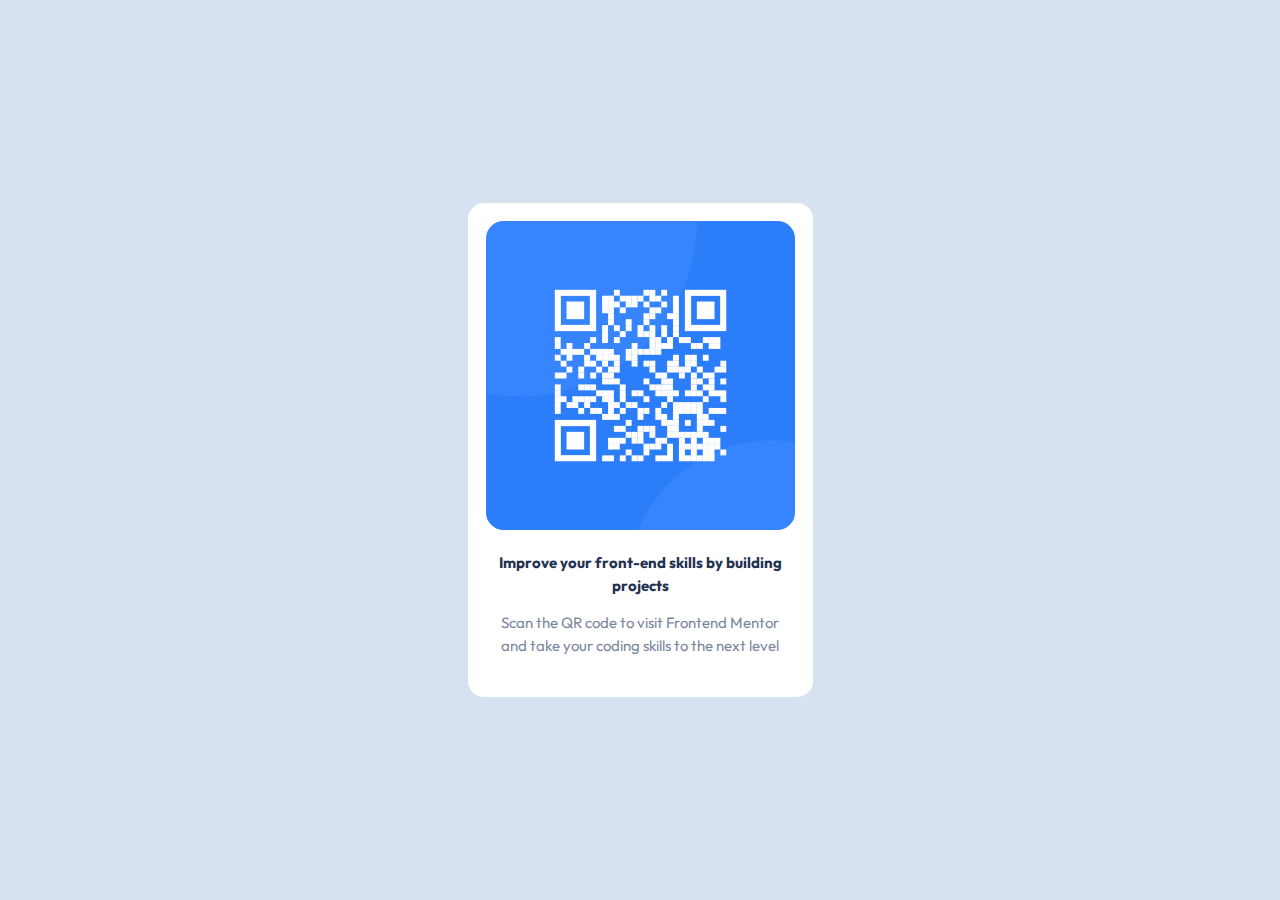
<file: index.html>
<!DOCTYPE html>
<html lang="en">
<head>
  <meta charset="UTF-8">
  <meta name="viewport" content="width=device-width, initial-scale=1.0"> <!-- displays site properly based on user's device -->

  <link rel="icon" type="image/png" sizes="32x32" href="./images/favicon-32x32.png">
  
  <title>Frontend Mentor | QR code component</title>

  <link rel="stylesheet" href="Style.css">

  <link rel="preconnect" href="https://fonts.googleapis.com">
  <link rel="preconnect" href="https://fonts.gstatic.com" crossorigin>
  <link href="https://fonts.googleapis.com/css2?family=Outfit:wght@400;700&display=swap" rel="stylesheet">
 
</head>
<body>

 <div class="container">

    <div class="card"> 
    <img class="qr__code" src="/images/image-qr-code.png"> 

    <div class="texts">
    <p class="project__title"> Improve your front-end skills by building projects </p>
    <p class="project__content"> Scan the QR code to visit Frontend Mentor and take your coding skills to the next level </p>
    </div>

    </div>



</div>
  </div>
</body>
</html>
</file>
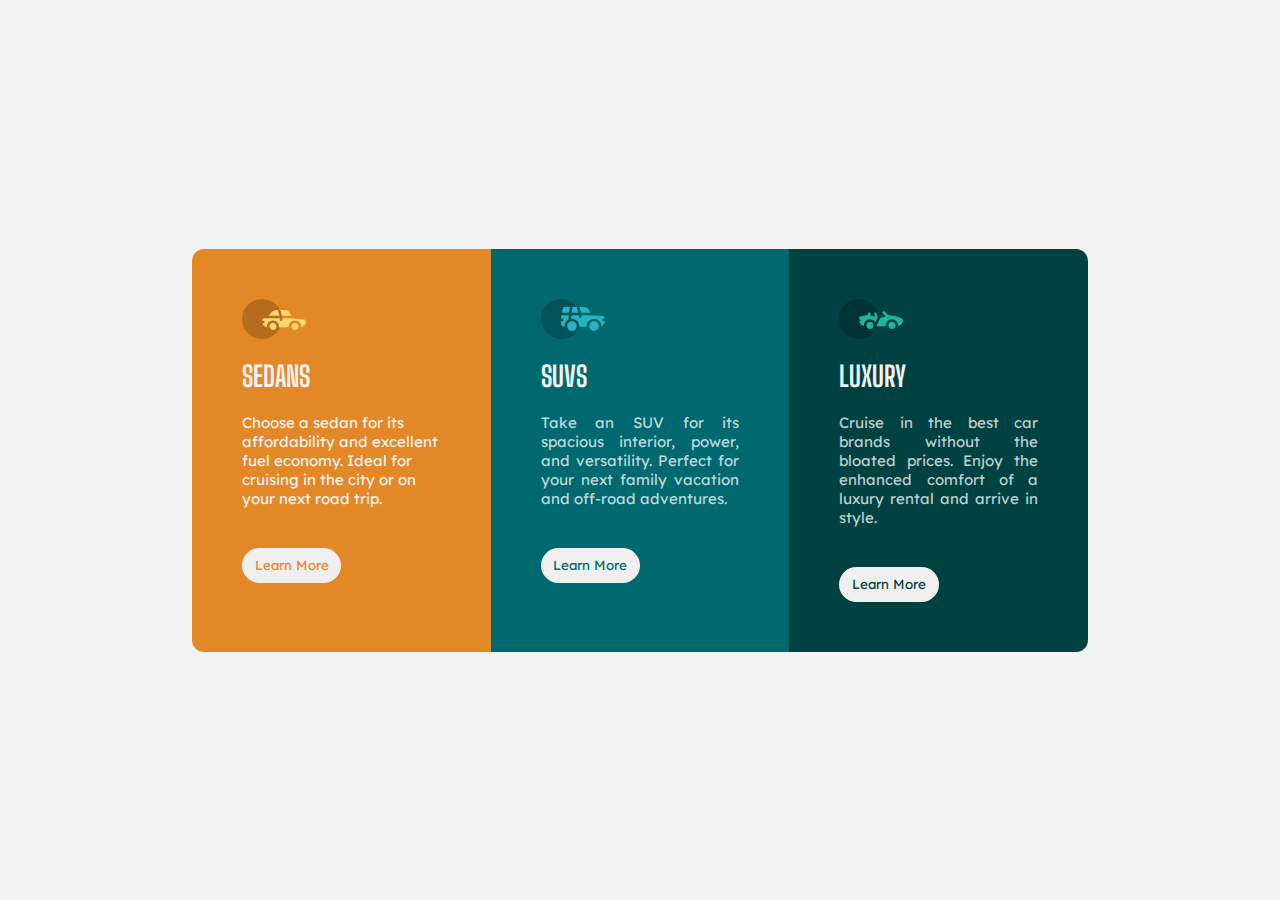
<file: 3column/index.html>
<!DOCTYPE html>
<html lang="en">
<head>
  <meta charset="UTF-8">
  <meta name="viewport" content="width=device-width, initial-scale=1.0"> <!-- displays site properly based on user's device -->

  <link rel="icon" type="image/png" sizes="32x32" href="./images/favicon-32x32.png">
  
  <title>Frontend Mentor | 3-column preview card component</title>

  <link rel="stylesheet" href="style.css">


  <link rel="preconnect" href="https://fonts.googleapis.com">
  <link rel="preconnect" href="https://fonts.gstatic.com" crossorigin>
  <link href="https://fonts.googleapis.com/css2?family=Big+Shoulders+Display:wght@700&family=Lexend+Deca&display=swap" rel="stylesheet">

</head>
<body>
  

<div class="container"> 


<div class="cards"> 
  <div class="sedans">

    <div class="sedan__img"> 
    <img src="images/icon-sedans.svg" alt="Sedan car logo">
    </div>

  <p class="title__sedan">Sedans</p>

  
  <p class="sedan__description">Choose a sedan for its affordability and excellent fuel economy. Ideal for cruising in the city or on your next road trip.</p>

  <button class="button__sedan"> Learn More </button>
  </div>


<div class="suvs">

  <div class="suv__img" alt="Suv car logo" > 
    <img src="images/icon-suvs.svg">
    </div>

  <p class="title__suv">SUVs</p>

  <p class="suv__description">Take an SUV for its spacious interior, power, and versatility. Perfect for your next family vacation and off-road adventures.</p>

  <button class="button__suv"> Learn More </button>


</div>
  



  <div class="luxuries"> 

    <div class="luxury__img"> 
      <img src="images/icon-luxury.svg" alt="Luxury car logo" >
      </div>

  <p class="title__luxury"> Luxury </p>
  
  <p class="luxury__description"> Cruise in the best car brands without the bloated prices. Enjoy the enhanced comfort of a luxury rental and arrive in style. </p>

  <button class="button__luxury"> Learn More </button>
  </div>

</div>

</div>
  
</body>
</html>
</file>
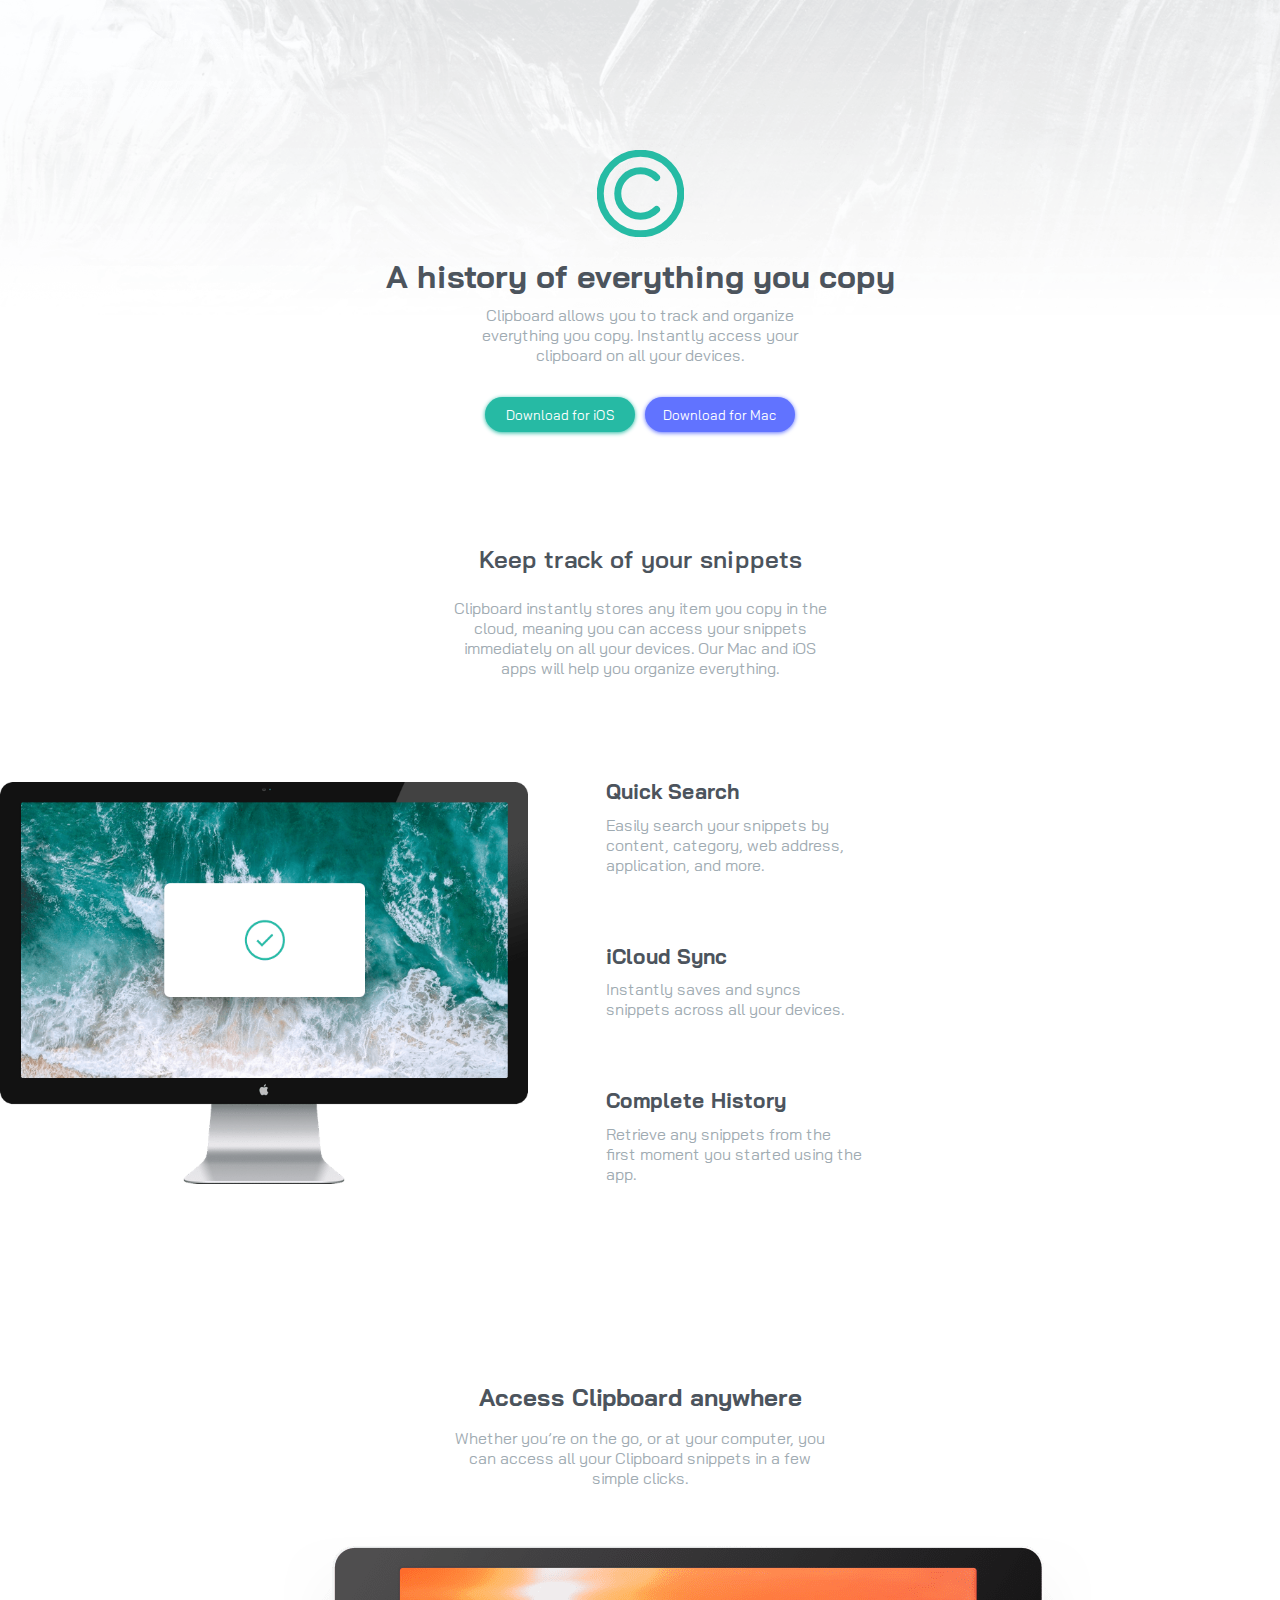
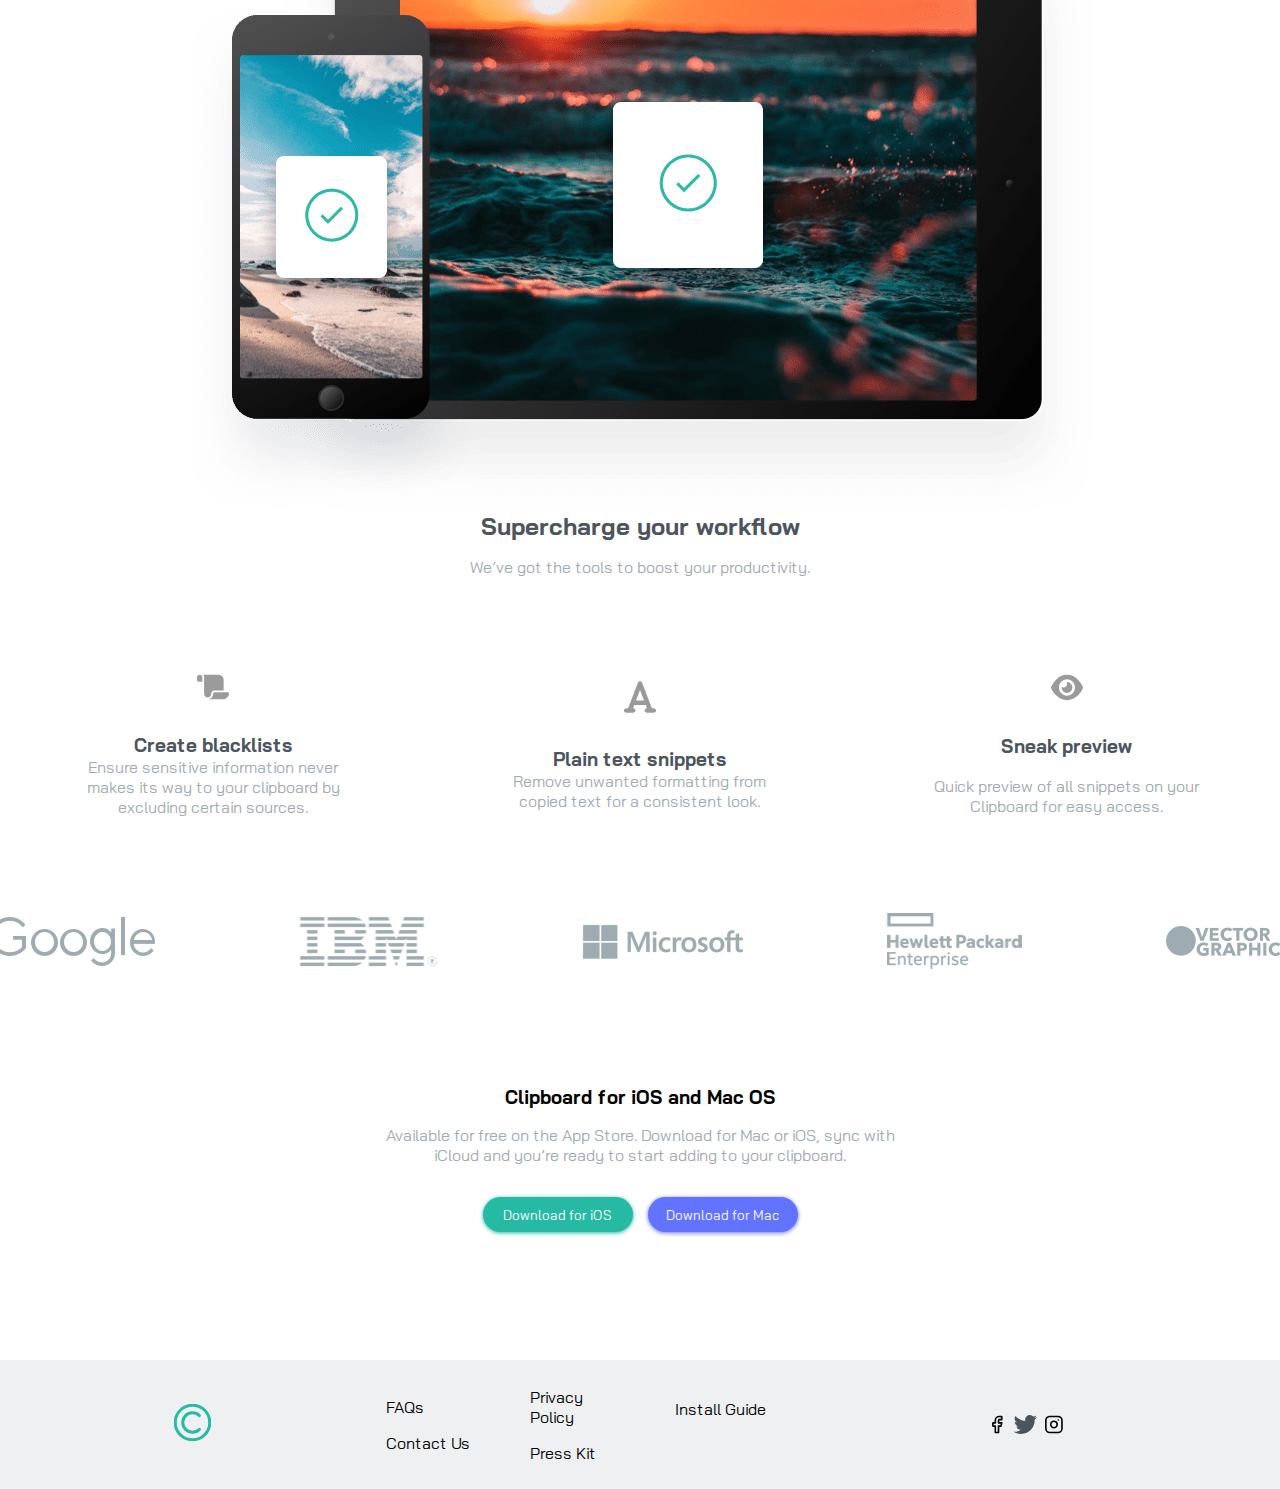
<file: clipboard/index.html>
<!DOCTYPE html>
<html lang="en">
<head>
  <meta charset="UTF-8"> 
  <meta name="viewport" content="width=device-width, initial-scale=1.0"> 
  <link rel="icon" type="image/png" sizes="32x32" href="./images/favicon-32x32.png">
  <title>Frontend Mentor | Clipboard landing page</title>
  <link rel="stylesheet" href="style.css">
  <link rel="preconnect" href="https://fonts.googleapis.com">
  <link rel="preconnect" href="https://fonts.gstatic.com" crossorigin>
  <link href="https://fonts.googleapis.com/css2?family=Bai+Jamjuree:wght@400;600&display=swap" rel="stylesheet">
</head>
<body>

  <div class="container">

    <header class="zheader">
      <img src="images/bg-header-desktop.png" alt="background header desktop image">
    </header>

    <div class="zrapper">

      <div class="head">
        <img src="images/logo.svg" alt="logo of clipboard app">

        <div class="head-text">
          <h1>A history of everything you copy</h1>
          <p>
            Clipboard allows you to track and organize everything you
            copy. Instantly access your clipboard on all your devices.
          </p>
        </div>

        <div class="head-button">
          <button class="button ios">Download for iOS</button>
          <button class="button mac">Download for Mac</button>
        </div>

      </div>


      <div class="keeptrack">
        <h2>Keep track of your snippets</h2>
        <p>
          Clipboard instantly stores any item you copy in the cloud,
          meaning you can access your snippets immediately on all your
          devices. Our Mac and iOS apps will help you organize everything.
        </p>
      </div>


      <div class="middle">

        <div class="screenview">
          <img src="images/image-computer.png" alt="image of computer screen">
        </div>

        <div class="middle-text">
          <div class="search">
            <h3>Quick Search</h3>
            <p>Easily search your snippets by content, category, web address, application, and more.</p>
          </div>

          <div class="sync">
            <h3>iCloud Sync</h3>
            <p>Instantly saves and syncs snippets across all your devices.</p>
          </div>

          <div class="history">
            <h3>Complete History</h3>
            <p>Retrieve any snippets from the first moment you started using the app.</p>
          </div>

        </div>

      </div>


      <div class="tpt">

        <div class="clipboard">
          <h3>Access Clipboard anywhere</h3>
          <p>Whether you’re on the go, or at your computer, you can access all your Clipboard snippets in a few simple clicks.</p>
        </div>

        <div class="tpt-img">
          <img src="images/image-devices.png" alt="image of different devices">
        </div>

        <div class="workflow">
          <h3>Supercharge your workflow</h3>
          <p>We’ve got the tools to boost your productivity.</p>
        </div>

      </div>


      <div class="tridiv">

        <div class="blacklists">
          <img src="images/scroll-solid.svg" alt="scroll icon">
          <h3>Create blacklists</h3>
          <p>Ensure sensitive information never makes its way to your clipboard by excluding certain sources.</p>
        </div>


        <div class="plaintextsnippet">
          <img src="images/font-solid.svg" alt="font icon">
          <h3>Plain text snippets</h3>
          <p>Remove unwanted formatting from copied text for a consistent look.</p>
        </div>
        
        <div class="sneak">
          <img src="images/eye-solid.svg" alt="">
          <h3>Sneak preview</h3>
          <p>Quick preview of all snippets on your Clipboard for easy access.</p>
        </div>

      </div>


      <div class="companies">
        <div><img src="images/logo-google.png" alt=""></div>
        <div><img src="images/logo-ibm.png" alt=""></div>
        <div><img src="images/logo-microsoft.png" alt=""></div>
        <div><img src="images/logo-hp.png" alt=""></div>
        <div><img src="images/logo-vector-graphics.png" alt=""></div>
      </div>


      <div class="bottom">

        <div class="bottom-text">
          <h3>Clipboard for iOS and Mac OS</h3>
          <p>
            Available for free on the App Store. Download for Mac or iOS, sync with iCloud
            and you’re ready to start adding to your clipboard.
          </p>
        </div>

        <div class="bottom-buttons">
          <button class="button ios">Download for iOS</button>
          <button class="button mac">Download for Mac</button>
        </div>

      </div>
      
      <footer>

        <div class="logofooter">
            <img src="images/logo.svg" alt="">
        </div>

        <div class="footeralltext">

          <div class="text-ft1">
            <a>FAQs</a>
            <a>Contact Us</a>
          </div>

          <div class="text-ft2">
            <a>Privacy Policy</a>
            <a>Press Kit</a>
          </div>

          <div class="text-ft3"><a>Install Guide</a></div>

        </div>

        <div class="footer-socials">
            <img src="images/facebook.svg" alt="">
            <img src="images/icon-twitter.svg" alt="">
            <img src="images/instagram.svg" alt="">
        </div>

      </footer>

    </div>
  </div>
</body>
</file>
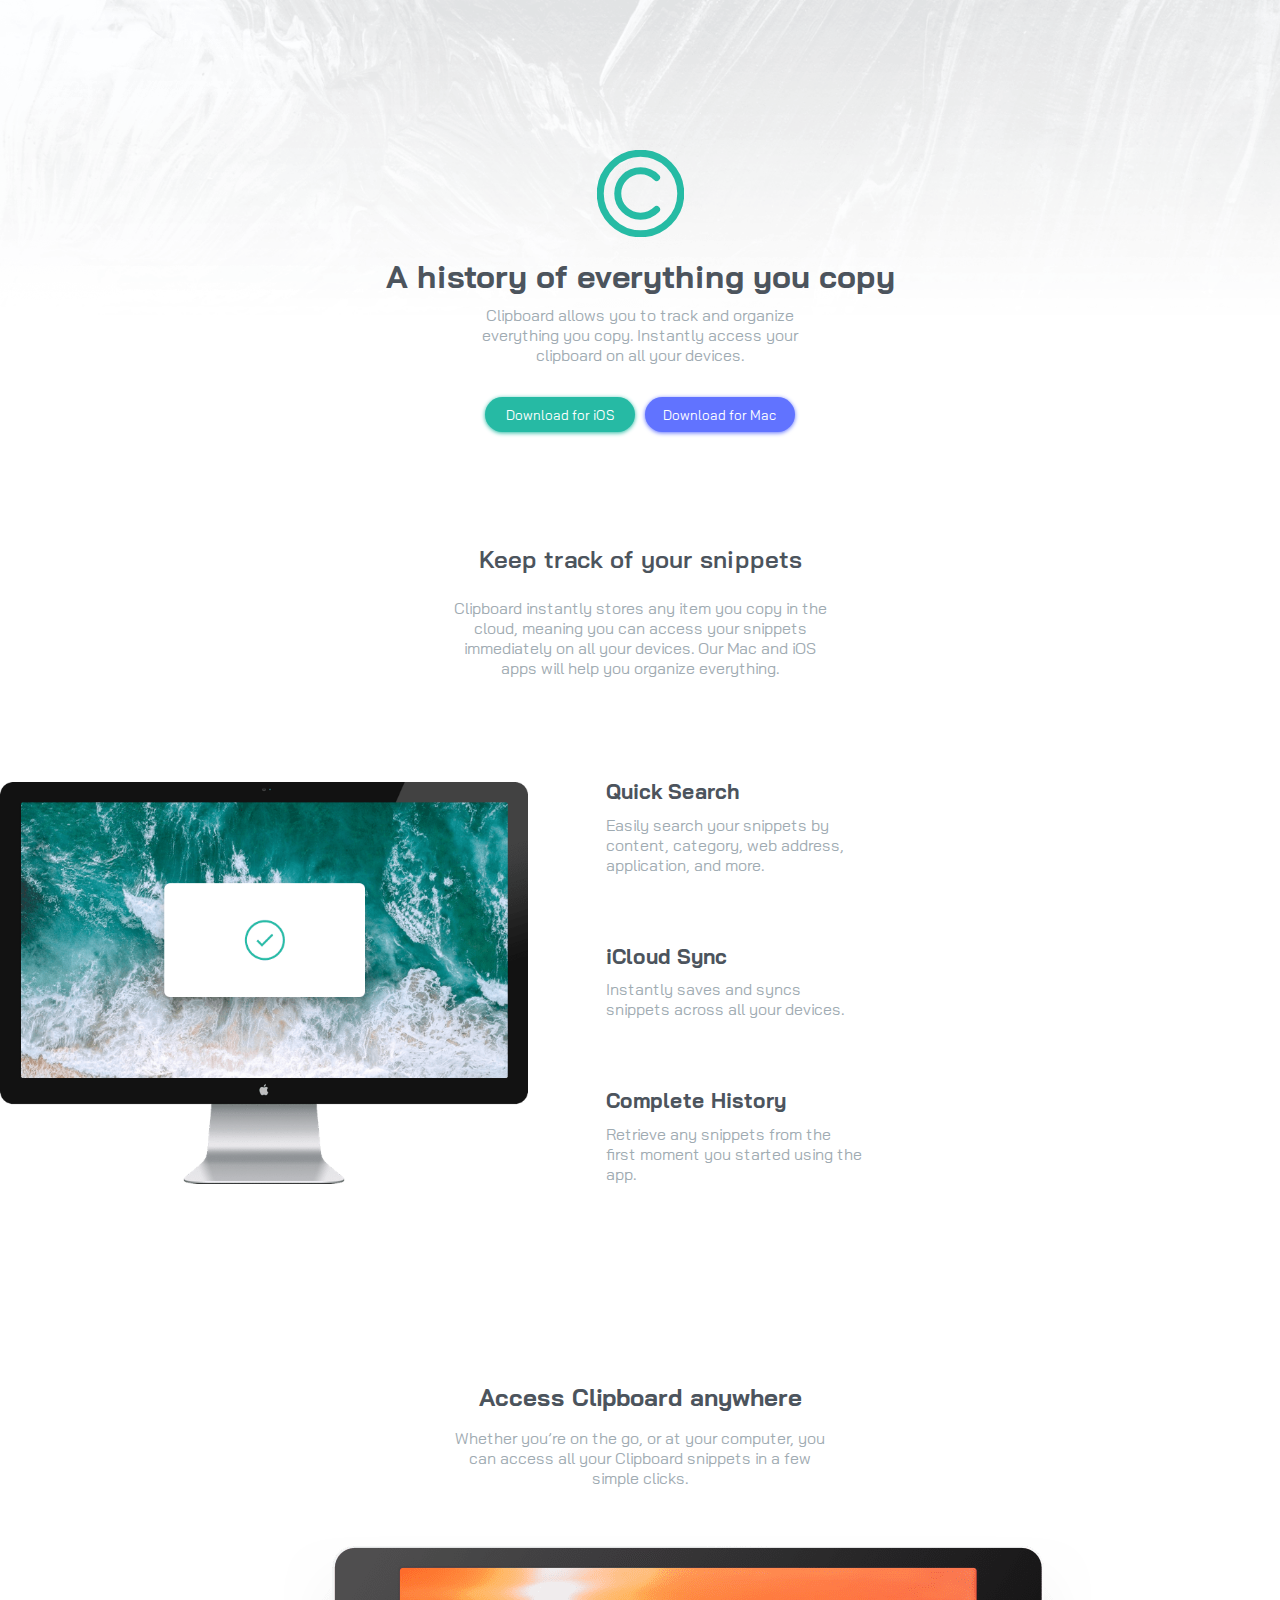
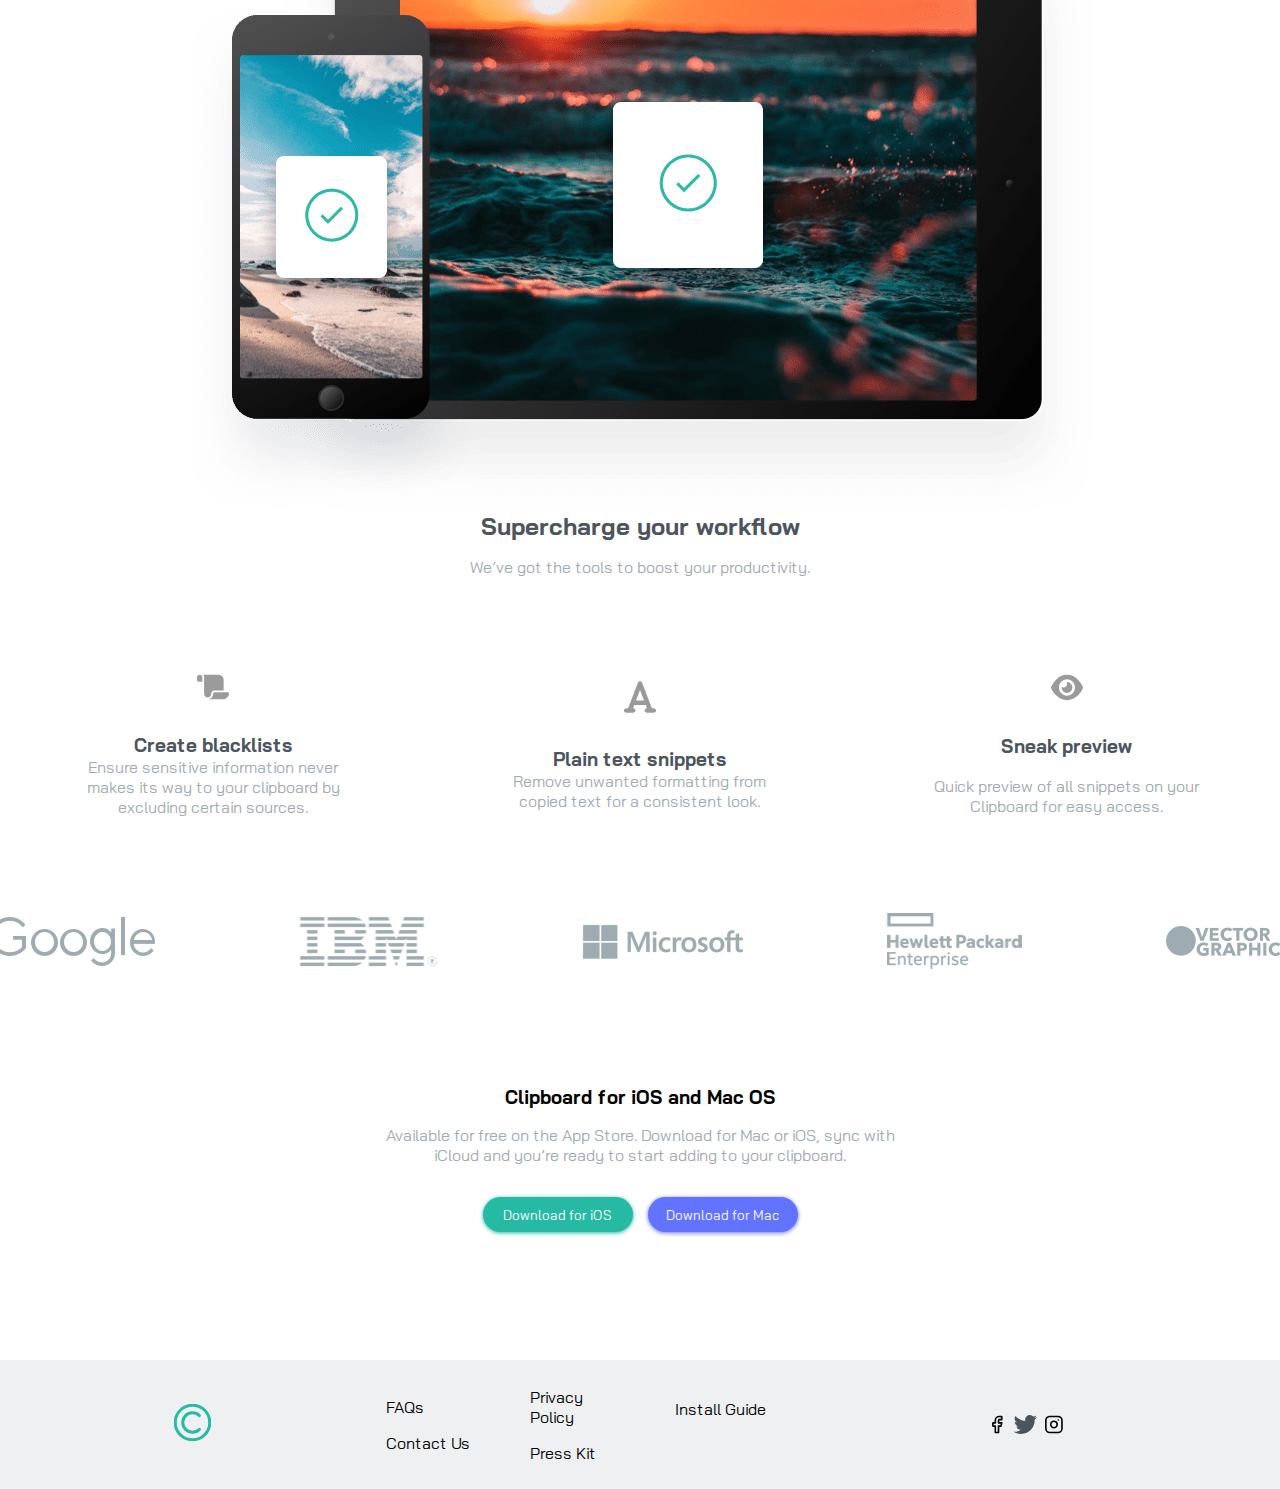
<file: clipboardlanding/index.html>
<!DOCTYPE html>
<html lang="en">
<head>
  <meta charset="UTF-8">
  <meta name="viewport" content="width=device-width, initial-scale=1.0"> <!-- displays site properly based on user's device -->

  <link rel="icon" type="image/png" sizes="32x32" href="./images/favicon-32x32.png">
  
  <title>Frontend Mentor | Clipboard landing page</title>

  <link rel="stylesheet" href="style.css">

  <link rel="preconnect" href="https://fonts.googleapis.com">
  <link rel="preconnect" href="https://fonts.gstatic.com" crossorigin>
  <link href="https://fonts.googleapis.com/css2?family=Bai+Jamjuree:wght@400;600&display=swap" rel="stylesheet">

</head>
<body>

  <div class="container">
    <header class="zheader">
      <img src="images/bg-header-desktop.png" alt="">
    </header>
    <div class="zrapper">
      <div class="head">
        <img src="images/logo.svg" alt="">
      
        <div class="head-text">
          <h1>A history of everything you copy</h1>
          <p>
            Clipboard allows you to track and organize everything you
            copy. Instantly access your clipboard on all your devices.
          </p>
        </div>
        <div class="head-button">
          <button class="button ios">Download for iOS</button>
          <button class="button mac">Download for Mac</button>
        </div>
      </div>
      <div class="keeptrack">
        <h2>Keep track of your snippets</h2>
        <p>
          Clipboard instantly stores any item you copy in the cloud,
          meaning you can access your snippets immediately on all your
          devices. Our Mac and iOS apps will help you organize everything.
        </p>
      </div>
      <div class="middle">
        <div class="screenview">
          <img src="images/image-computer.png" alt="">
        </div>
        <div class="middle-text">
          <div class="search">
            <h3>Quick Search</h3>
            <p>Easily search your snippets by content, category, web address, application, and more.</p>
          </div>
          <div class="sync">
            <h3>iCloud Sync</h3>
            <p>Instantly saves and syncs snippets across all your devices.</p>
          </div>
          <div class="history">
            <h3>Complete History</h3>
            <p>Retrieve any snippets from the first moment you started using the app.</p>
          </div>
        </div>
      </div>
      <div class="tpt">
        <div class="clipboard">
          <h3>Access Clipboard anywhere</h3>
          <p>Whether you’re on the go, or at your computer, you can access all your Clipboard snippets in a few simple clicks.</p>
        </div>
        <div class="tpt-img">
          <img src="images/image-devices.png" alt="">
        </div>
        <div class="workflow">
          <h3>Supercharge your workflow</h3>
          <p>We’ve got the tools to boost your productivity.</p>
        </div>
      </div>
      <div class="tridiv">
        <div class="blacklists">
          <img src="images/scroll-solid.svg" alt="">
          <h3>Create blacklists</h3>
          <p>Ensure sensitive information never makes its way to your clipboard by excluding certain sources.</p>
        </div>
        <div class="plaintextsnippet">
          <img src="images/font-solid.svg" alt="">
          <h3>Plain text snippets</h3>
          <p>Remove unwanted formatting from copied text for a consistent look.</p>
        </div>
        <div class="sneak">
          <img src="images/eye-solid.svg" alt="">
          <h3>Sneak preview</h3>
          <p>Quick preview of all snippets on your Clipboard for easy access.</p>
        </div>
      </div>
      <div class="companies">
        <div><img src="images/logo-google.png" alt=""></div>
        <div><img src="images/logo-ibm.png" alt=""></div>
        <div><img src="images/logo-microsoft.png" alt=""></div>
        <div><img src="images/logo-hp.png" alt=""></div>
        <div><img src="images/logo-vector-graphics.png" alt=""></div>
      </div>
      <div class="bottom">
        <div class="bottom-text">
          <h3>Clipboard for iOS and Mac OS</h3>
          <p>
            Available for free on the App Store. Download for Mac or iOS, sync with iCloud
            and you’re ready to start adding to your clipboard.
          </p>
        </div>
        <div class="bottom-buttons">
          <button class="button ios">Download for iOS</button>
          <button class="button mac">Download for Mac</button>
        </div>
      </div>
      
      <footer>
          <div class="logofooter">
            <img src="images/logo.svg" alt="">
          </div>
              <div class="footeralltext">
          <div class="text-ft1">
            <a>FAQs</a>
            <a>Contact Us</a>
          </div>
          <div class="text-ft2">
            <a>Privacy Policy</a>
            <a>Press Kit</a>
          </div>
          <div class="text-ft3"><a>Install Guide</a></div>
              </div>
              <div class="footer-socials">
                <img src="images/facebook.svg" alt="">
                <img src="images/icon-twitter.svg" alt="">
                <img src="images/instagram.svg" alt="">
              </div>
              </footer>
    </div>
  </div>
</body>
</html>
</file>
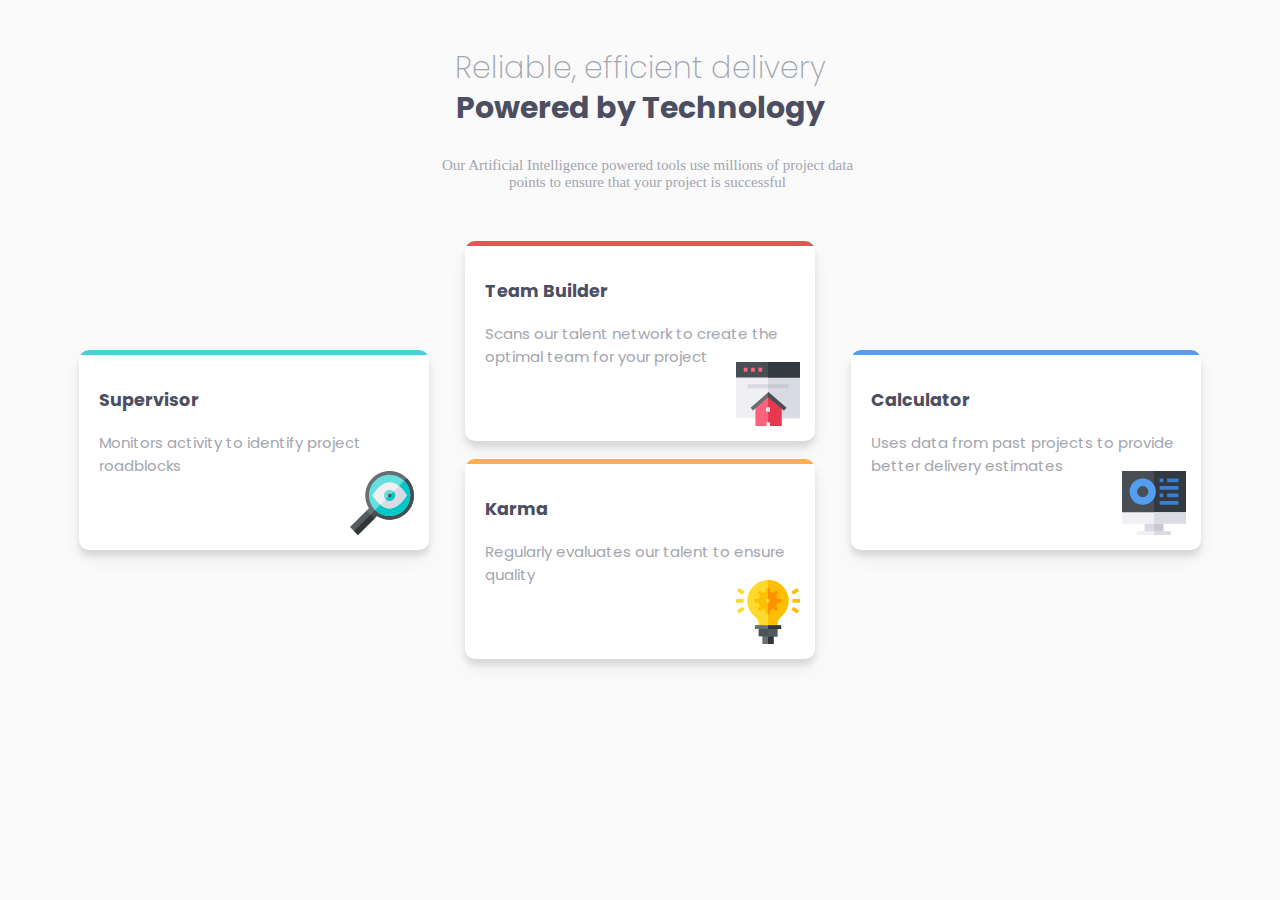
<file: fourcard/index.html>
<!DOCTYPE html>
<html lang="en">
<head>
  <meta charset="UTF-8">
  <meta name="viewport" content="width=device-width, initial-scale=1.0"> <!-- displays site properly based on user's device -->

  <link rel="icon" type="image/png" sizes="32x32" href="./images/favicon-32x32.png">
  
  <title>Frontend Mentor | Four card feature section</title>

  <link rel="preconnect" href="https://fonts.googleapis.com">
  <link rel="preconnect" href="https://fonts.gstatic.com" crossorigin>
  <link href="https://fonts.googleapis.com/css2?family=Poppins:wght@200;400;600&display=swap" rel="stylesheet">

  <link rel="stylesheet" href="style.css">


</head>
<body>
  
<main> 

  <div class="topcontainer">
  
    <div class="title">
      <h1>Reliable, efficient delivery</h1>
      <h2>Powered by Technology</h2>
    </div>

    <p>
    Our Artificial Intelligence powered tools use millions of project data
    points to ensure that your project is successful
    </p>

  </div>

  <section class="boxes"> 
    <div class="col col-cyan"> 
      <h3>Supervisor</h3>
      <p>Monitors activity to identify project roadblocks</p>
      
      <img src="images/icon-supervisor.svg" alt="">
    </div>

    <div class="row-set">

      <div class="col col-red"> 

        <h3>Team Builder</h3>
        <p>Scans our talent network to create the optimal team for your project</p>
        
        <img src="images/icon-team-builder.svg" alt="">

      </div>

      <div class="col col-orange">

       <h3>Karma</h3>
       <p>Regularly evaluates our talent to ensure quality</p>

       <img src="images/icon-karma.svg" alt="">

      </div>
    </div>

    <div class="col col-blue">
      <h3>Calculator</h3>
      <p>Uses data from past projects to provide better delivery estimates</p>
      <img src="images/icon-calculator.svg" alt="">
    </div>

  </section>

</main>
</body>
</html>
</file>
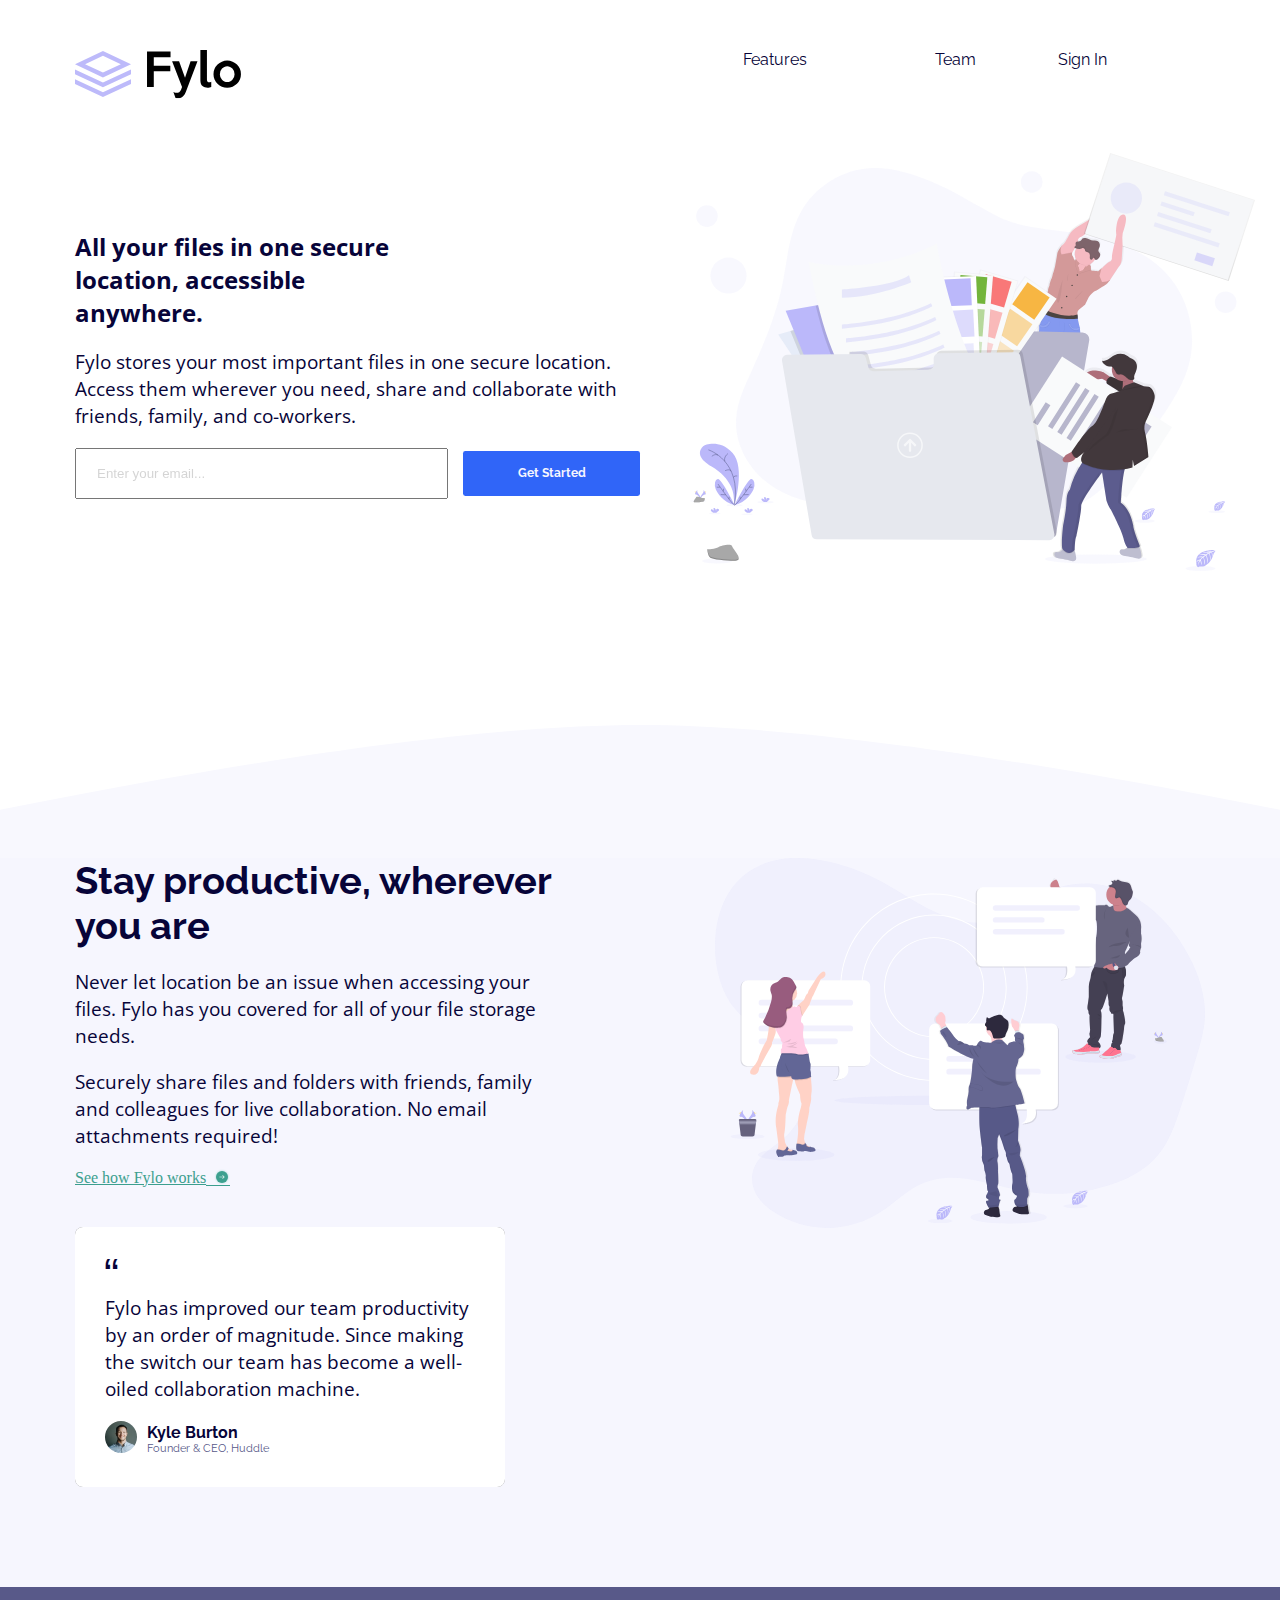
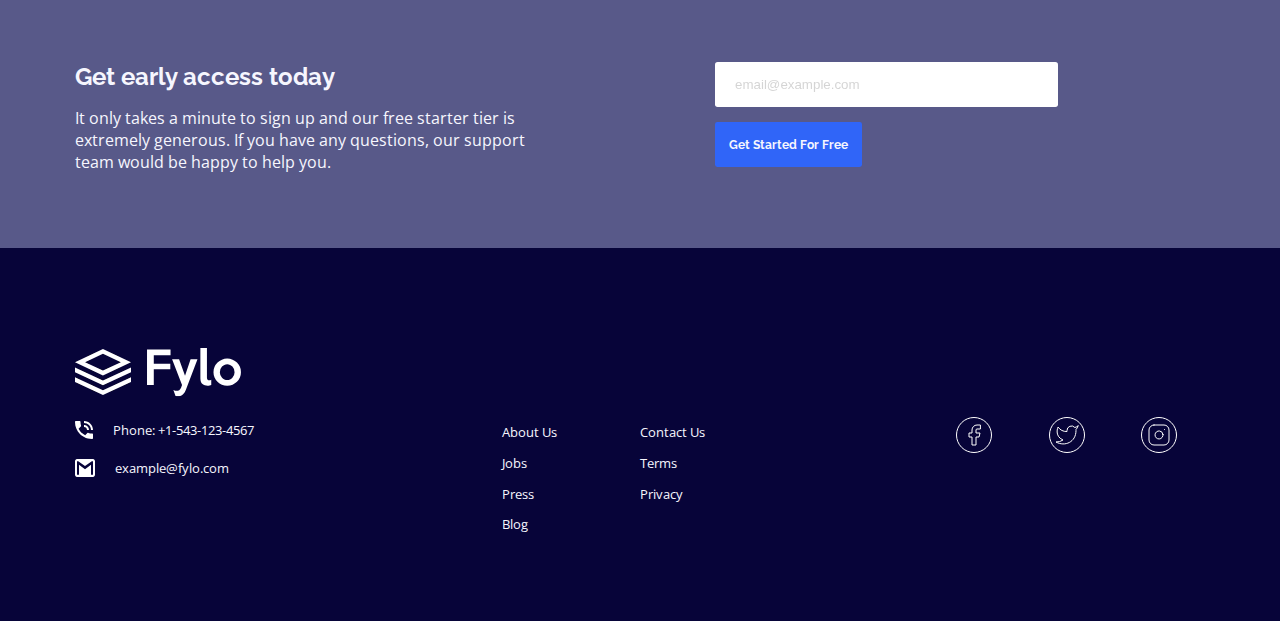
<file: fylo/index.html>
<!DOCTYPE html>
<html lang="en">
<head>
  <meta charset="UTF-8">
  <meta name="viewport" content="width=device-width, initial-scale=1.0"> <!-- displays site properly based on user's device -->

  <link rel="icon" type="image/png" sizes="32x32" href="./images/favicon-32x32.png">
  
  <title>Frontend Mentor | Fylo landing page with two column layout</title>

  <link rel="preconnect" href="https://fonts.googleapis.com">
  <link rel="preconnect" href="https://fonts.gstatic.com" crossorigin>
  <link href="https://fonts.googleapis.com/css2?family=Open+Sans&family=Raleway:wght@400;700&display=swap" rel="stylesheet">
  <link rel="stylesheet" href="style.css">
</head>
<body>

<main>

  <div class="container">
  
    <div class="head">
      
      <div class="headlogo">
        <img src="images/logo.svg" alt="">
      </div>
      <div class="headtexts">
        <p>Features</p>
        <p>Team</p>
        <p>Sign In</p>
      </div>
      </div>
  
    <div class="top-part">

      <div class="top-partleft">
        <div>
          <h1>All your files in one secure
location, accessible
anywhere.</h1>
        </div>
        <div>
          <p>Fylo stores your most important files in one secure location. Access
          them wherever you need, share and  collaborate with friends, family,
          and co-workers.</p>
        </div>
      
        <div class="apply">
          <div class="input-form">
            <input type="email" id="email" pattern="[A-Za-z0-9._+-]+@[A-Za-z0-9-]+\.[a-z]{2,}" name="email" placeholder="Enter your email...">
            <div class="error-1">Please check your email</div>
          </div>
          <button id="buts">Get Started</button>
        </div>
        
        
      </div>

       
      


      



      <div class="top-partright">

        <img src="images/illustration-1.svg" alt="">

      </div>

    </div>

   

    <div class="bottom-part"> 
      
        <div class="curvy">
          <img src="images/bg-curve-desktop.svg" alt="">
        </div>

        
        <div class="wrapping-bottom">
          <div class="bottom-partl">
            <h1>Stay productive, wherever you are</h1>
            <div class="textys">
              <p>
                Never let location be an issue when accessing your files. Fylo has you
                covered for all of your file storage needs.
              </p>
              <p>
                Securely share files and folders with friends,  family and colleagues for
                live collaboration. No email attachments required!
              </p>
            </div>
              <div class="seehow">
                <div class="howtext"><a href="">See how Fylo works</a></div>
                <div class="howarrow"><img src="images/icon-arrow.svg" alt=""></div>
              </div>


            <div id="e" class="feedback">

              <div class="quotes">
                <img src="images/icon-quotes.svg" alt="">
                <p>
                  Fylo has improved our team productivity by an order of magnitude. Since
                  making the switch our team has become a well-oiled  collaboration machine.
                </p>
              </div>

              <div class="profile">
                <div class="profilepic"><img src="images/avatar-testimonial.jpg" alt="">
                </div>

                <div class="credits">
                  <div class="name">Kyle Burton</div>
                  <div class="title">Founder & CEO, Huddle</div>
                </div>
    
              </div>

            </div>

          </div>
          <div class="bottom-partr">
            <img src="images/illustration-2.svg" alt="">
          </div>
        </div>
    </div>

      <div class="earlyaccess">

        <div class="ea-text">
          <h2>Get early access today</h2>
          <p>
            It only takes a minute to sign up and our free    starter tier is extremely generous.
            If you have any questions, our support team would   be happy to help you.
          </p>
        </div>

        <div class="ea-input">
          <div class="input-form">
            <input type="email" id="email" pattern="[A-Za-z0-9._+-]+@[A-Za-z0-9-]+\.[a-z]{2,}" title="Please check your email" placeholder="email@example.com">
            <div class="error-message">Please check your email</div>
          </div>
          <button id="buts" type="submit">Get Started For Free</button>
          
        </div>
        
        
       
        
        
      </div>

      <footer>

        <div class="footer-left">
          <img src="images/logo.svg" alt="">
          <div class="icon-phone">
            <img src="images/icon-phone.svg" alt="">
            <p>Phone: +1-543-123-4567</p>
          </div>
          <div class="icon-email">
            <img src="images/icon-email.svg" alt="">
            <p>example@fylo.com</p>
          </div>
        </div>

        <div class="footer-middle">
          <div class="footer-middleleft">
            <a href="#">About Us</a>
            <a href="#">Jobs</a>
            <a href="#">Press</a>
            <a href="#">Blog</a>
          </div>
          <div class="footer-middleright">
            <a href="#">Contact Us</a>
            <a href="#">Terms</a>
            <a href="#">Privacy</a>
          </div>
        </div>


        <div class="footer-right">

          <div class="facebook"><img src="images/facebook.svg" alt=""></div>
          <div class="twitter"><img src="images/twitter.svg" alt=""></div>
          <div class="instagram"><img src="images/instagram.svg" alt=""></div>

        </div>
      </footer>
  </div>
</main>

</body>
</html>
</file>
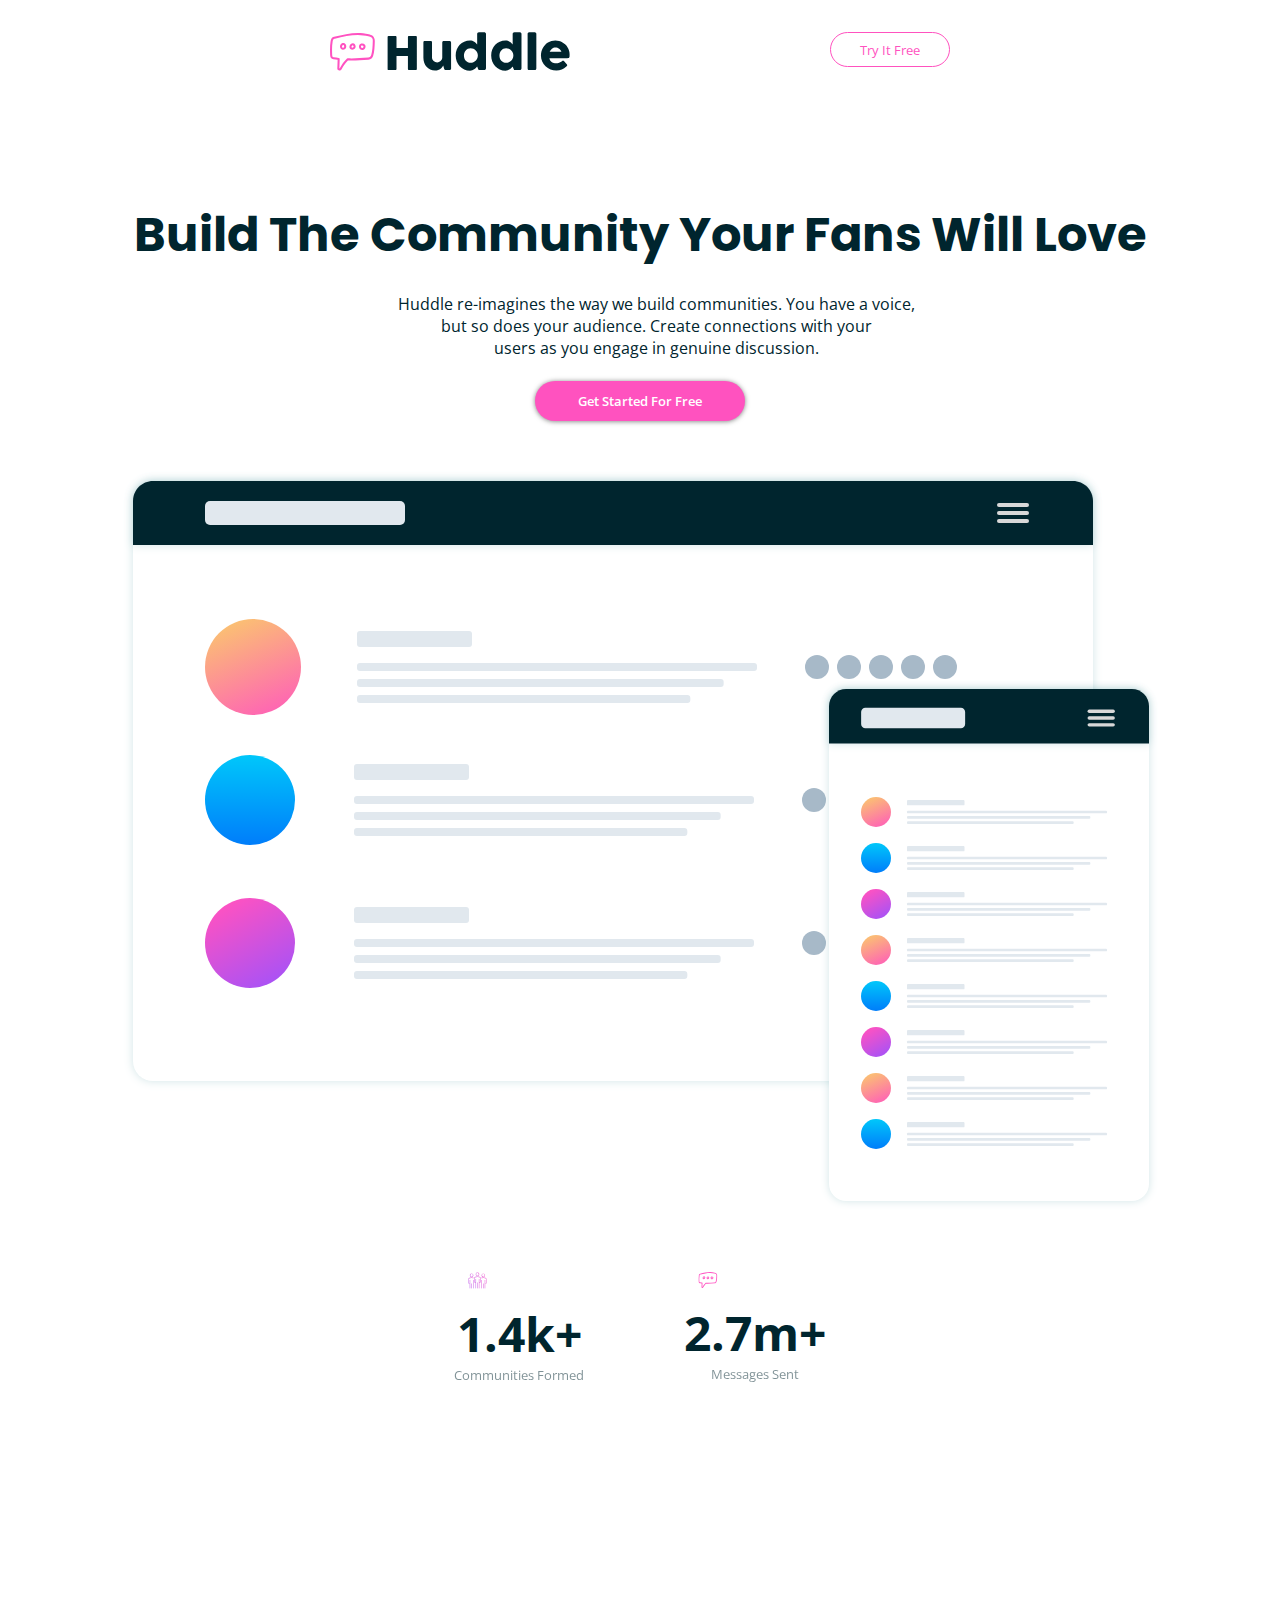
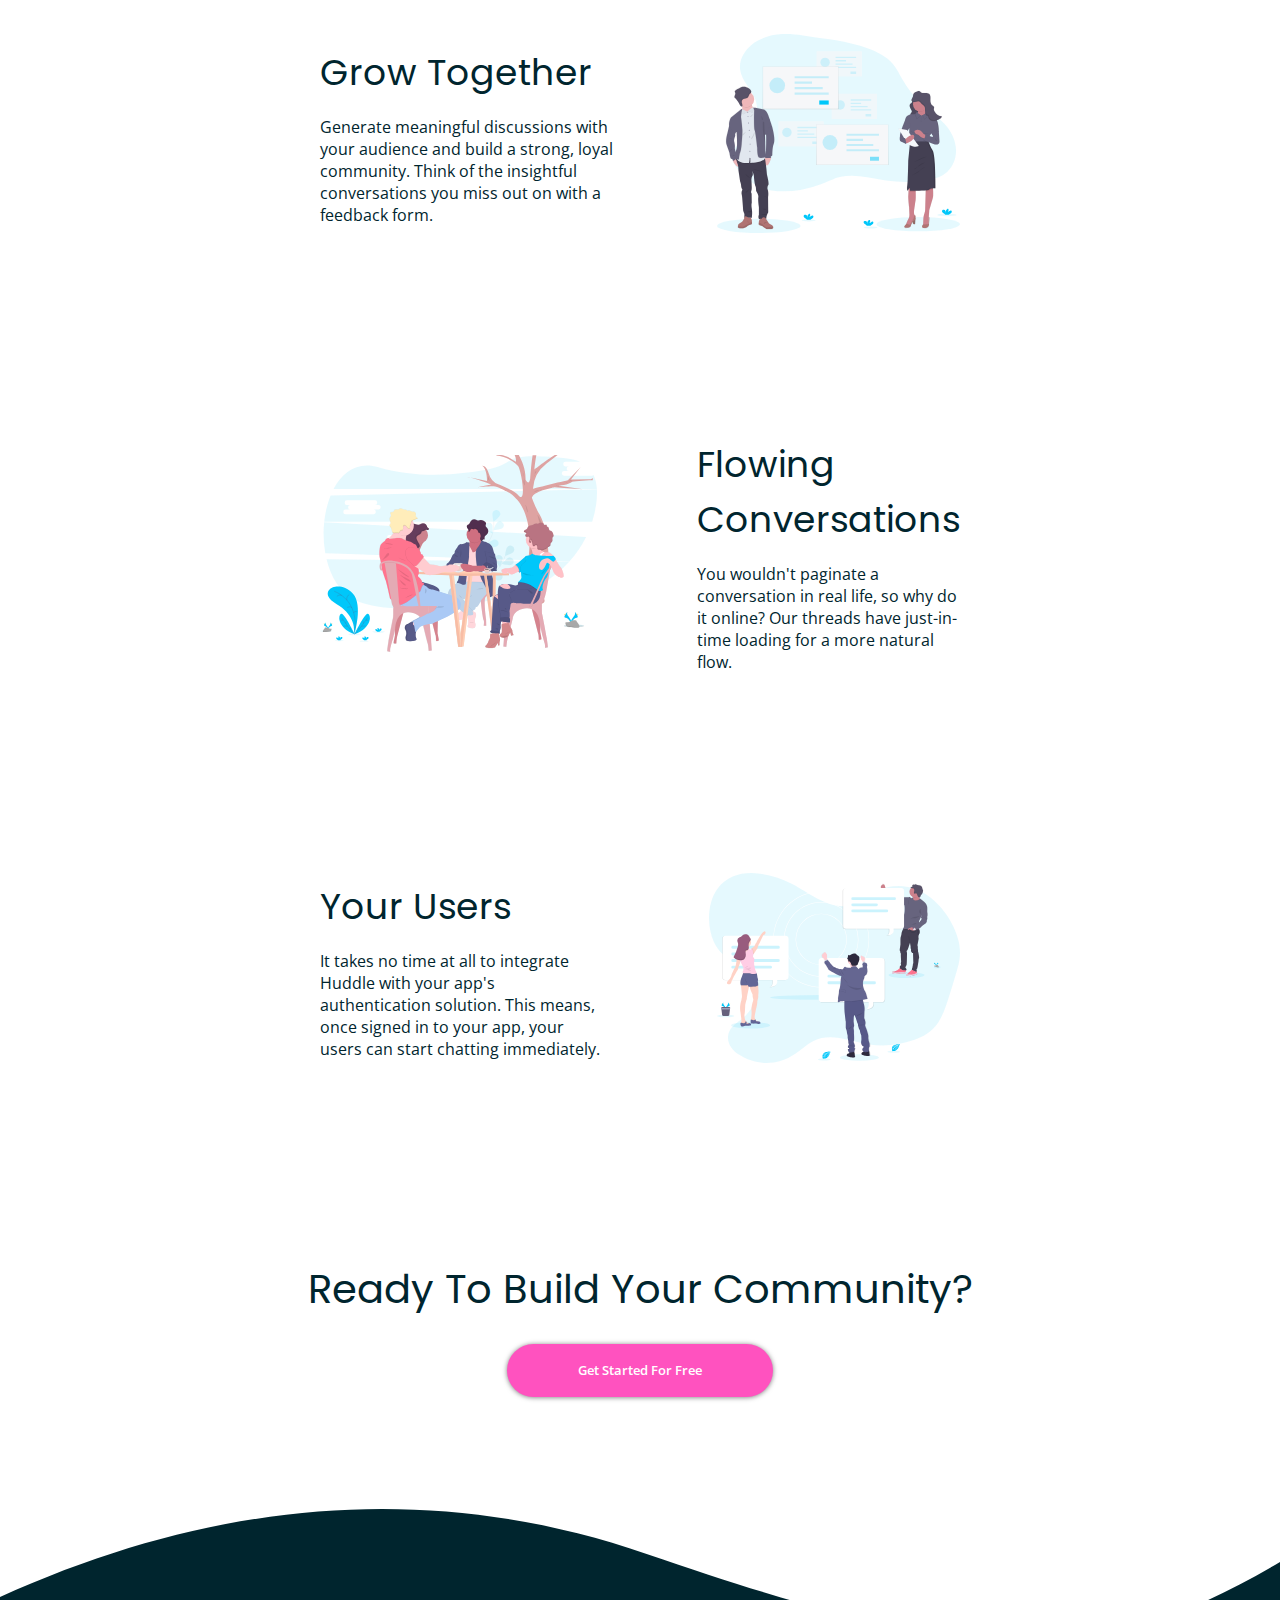
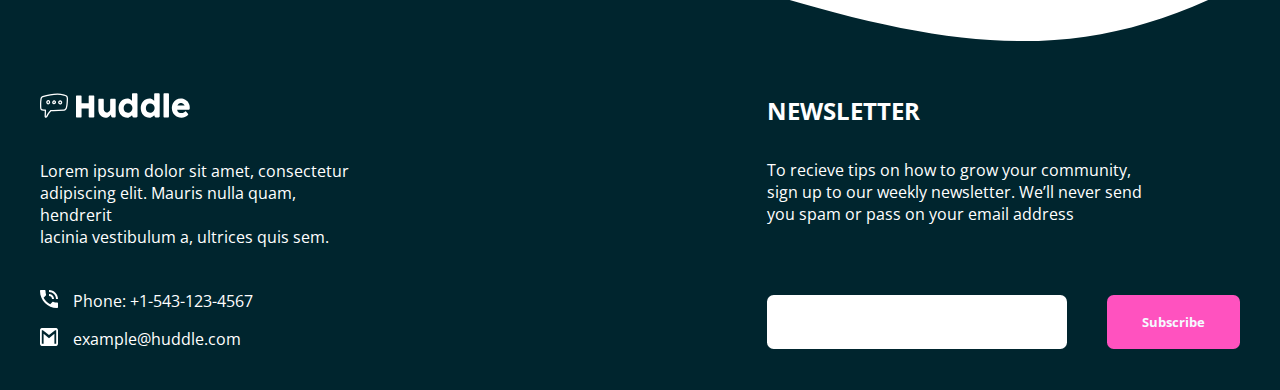
<file: huddlecurved/index.html>
<!DOCTYPE html>
<html lang="en">
<head>
  <meta charset="UTF-8">
  <meta name="viewport" content="width=device-width, initial-scale=1.0"> <!-- displays site properly based on user's device -->

  <link rel="icon" type="image/png" sizes="32x32" href="./images/favicon-32x32.png">
  
  <title>Frontend Mentor | Huddle landing page with curved sections</title>

  <link rel="stylesheet" href="style.css">

  <link rel="preconnect" href="https://fonts.googleapis.com">
  <link rel="preconnect" href="https://fonts.gstatic.com" crossorigin>
  <link href="https://fonts.googleapis.com/css2?family=Open+Sans:wght@400;600;700&family=Poppins:wght@700&display=swap" rel="stylesheet">
  
</head>
<body>
  <div class="container">

    <div class="head"> 
    <img src="images/logo.svg" alt="">
    <button>Try It Free</button>
    </div>

    <div class="introduction">
      <h1>Build The Community Your Fans Will Love</h1>
      <p>
        Huddle re-imagines the way we build communities. You have a voice,
        but so does your audience. Create connections with your
        users as you engage in genuine discussion.
      </p>

      <div class="intro-button"> 
      <button class="getstart">Get Started For Free</button>
      </div>
      
    </div>


    <div class="mockup">
      <img src="images/screen-mockups.svg" alt=""> 
    </div>

    <div class="details">
      
      <div class="communities">
        <img src="images/icon-communities.svg" alt="">
        <h2>1.4k+</h2>
        <p>Communities Formed</p>
      </div>

      <div class="messages">
        <img src="images/icon-messages.svg" alt="">
        <h2>2.7m+</h2>
        <p>Messages Sent</p>
      </div>

    </div>

   

    <div class="wrapper">
      <div class="middle grow">
        <div class="text-part">
          <h2>Grow Together</h2>
          <p>
            Generate meaningful discussions with your audience and build a strong, loyal community.
            Think of the insightful conversations you miss out on with a feedback form.
          </p>
        </div>
        <div class="img-part">
          <img src="images/illustration-grow-together.svg" alt="">
        </div>
      </div>
      <div class="middle flow">
        <div class="img-part">
          <img src="images/illustration-flowing-conversation.svg" alt="">
        </div>
        <div class="text-part">
          <h2>Flowing Conversations</h2>
          <p>
            You wouldn't paginate a conversation in real life, so why do it online? Our threads have
            just-in-time loading for a more natural flow.
          </p>
        </div>
      </div>
      <div class="middle youruser">
      
        <div class="text-part">
          <h2>Your Users</h2>
          <p>
            It takes no time at all to integrate Huddle with your app's authentication solution. This means,
            once signed in to your app, your users can start chatting immediately.
          </p>
        </div>
        <div class="img-part">
          <img src="images/illustration-your-users.svg" alt="">
        </div>
      </div>
      <div class="beforeend">
        <h1>Ready To Build Your Community?</h1>
        <div class="buttonbend">
          <button>Get Started For Free</button>
        </div>
      </div>
    </div>


    <div class="bottom-desktop"> 
    <img src="images/bg-footer-top-desktop.svg" alt="">
    </div>



   <div class="footflex">
     <div class="footy">
       <div class="footer-left">
        <img src="images/logo.svg" alt="">
         <p>
Lorem ipsum dolor sit amet, consectetur 
adipiscing elit. Mauris nulla quam, hendrerit 
lacinia vestibulum a, ultrices quis sem.
         </p>
         <div class="contactsection">
              <div class="phone">
               <div>
                  <img src="images/icon-phone.svg" alt="">
                </div>
               <p>Phone: +1-543-123-4567</p>
              </div>
              <div class="email">
                <img src="images/icon-email.svg" alt="">
                <p>example@huddle.com</p>
              </div>
          </div>
       </div>
        <div class="footer-right">
          <h2>Newsletter</h2>
          <p>
To recieve tips on how to grow your community,
sign up to our weekly newsletter. We’ll never send
you spam or pass on your email address
          </p>
     
          <div class="subscribe">
            <input type="text">
             <div><button>Subscribe</button></div>
          </div>
        </div>
     </footer>
      </div>
   </div>
 
</body>
</html>
</file>
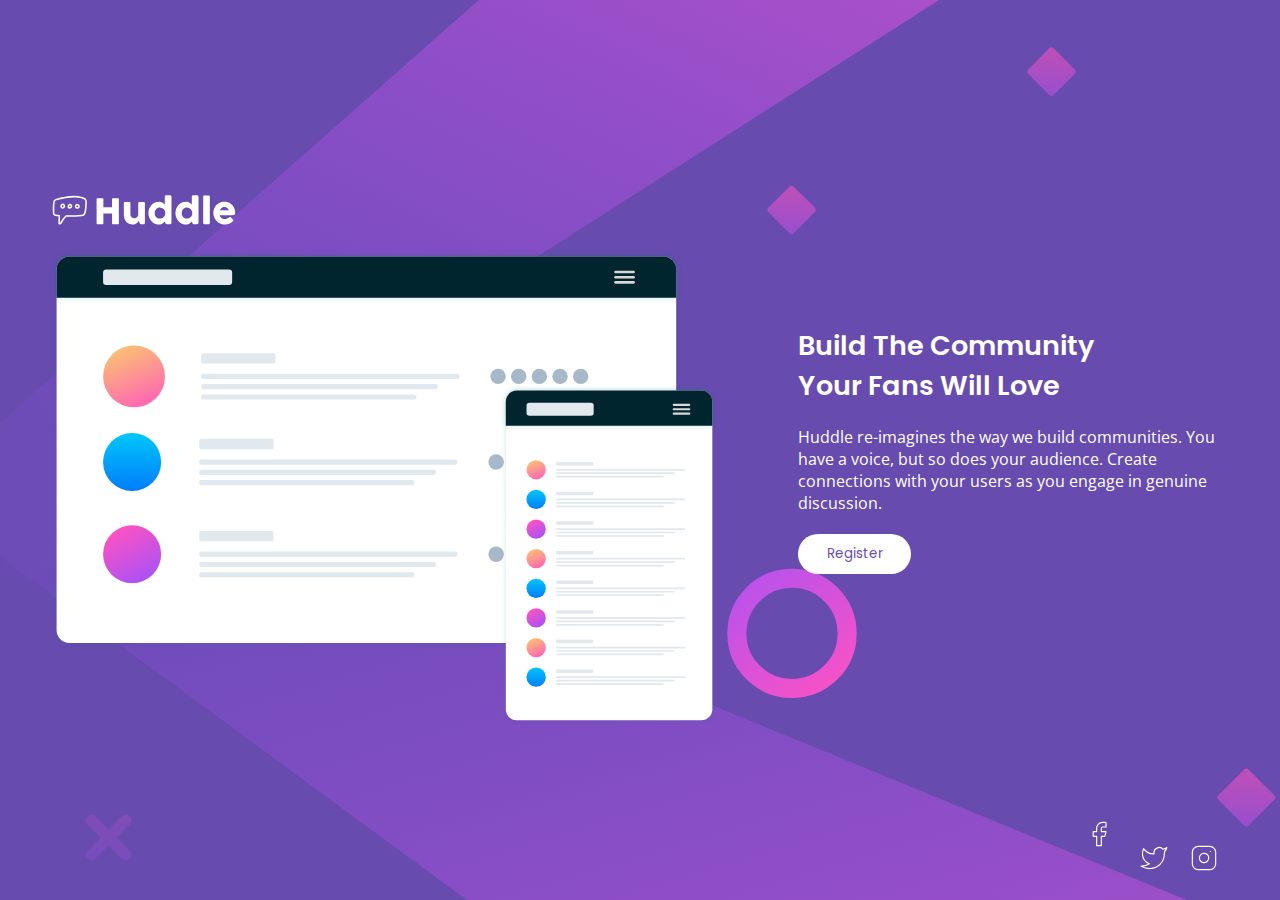
<file: huddlelandingpage/index.html>
<!DOCTYPE html>
<html lang="en">
<head>
  <meta charset="UTF-8">
  <meta name="viewport" content="width=device-width, initial-scale=1.0"> <!-- displays site properly based on user's device -->

  <link rel="icon" type="image/png" sizes="32x32" href="./images/favicon-32x32.png">
  
  


  <title>Frontend Mentor | Huddle landing page with single introductory section</title>

  <link rel="stylesheet" href="style.css">

  <link rel="preconnect" href="https://fonts.googleapis.com">
  <link rel="preconnect" href="https://fonts.gstatic.com" crossorigin>
  <link href="https://fonts.googleapis.com/css2?family=Open+Sans&family=Poppins:wght@400;600&display=swap" rel="stylesheet">
  
</head>
<body>

<div class="container">

<div class="wrapper">

  <div class="toppie"> 

    <div class="logo">
      <img src="images/logo.svg" alt="logo">
    </div>
  
    <div class="mockup">
      <img src="images/illustration-mockups.svg" alt=""> 
    </div>
</div>
  <div class="bottom-part"> 

    <h1>Build The Community 
Your Fans Will Love </h1>

    <p> Huddle re-imagines the way we build communities. You have a voice, but so does your audience. 
    Create connections with your users as you engage in genuine discussion. </p> 

    <div class="button"> 
      <button>Register</button>
    </div>

  </div>
    
  </div>


    <footer class="footsy"> 

    <div class="fb">
      <img src="images/facebook.svg" alt="">
    </div>

    <div class="twitter">
      <img src="images/twitter.svg" alt="">
    </div>

    <div class="instagram">
      <img src="images/instagram.svg" alt="">
    </div>



    </footer>


</div>
</body>
</html>
</file>
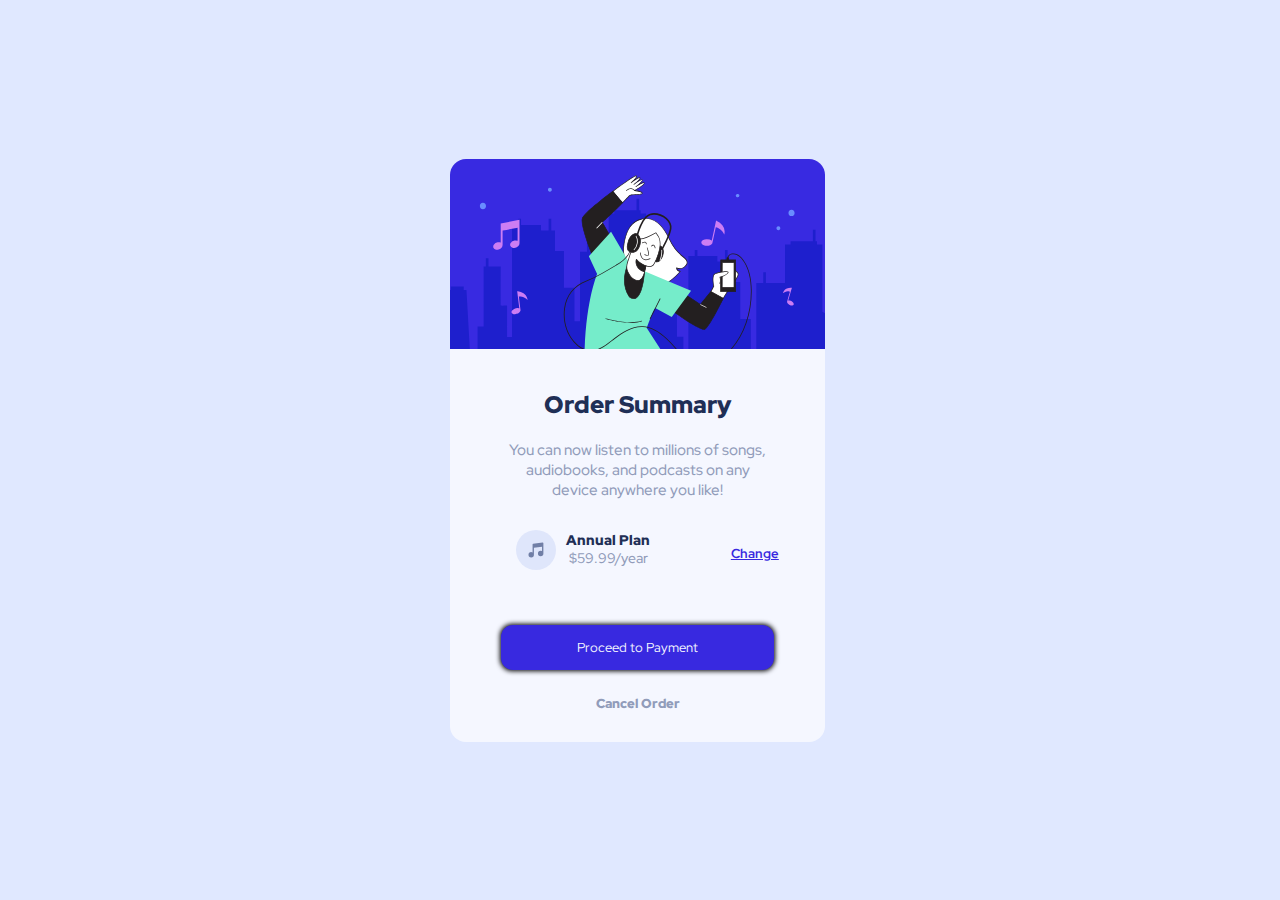
<file: ordersummary/index.html>
<!DOCTYPE html>
<html lang="en">
<head>
  <meta charset="UTF-8">
  <meta name="viewport" content="width=device-width, initial-scale=1.0"> <!-- displays site properly based on user's device -->

  <link rel="icon" type="image/png" sizes="32x32" href="./images/favicon-32x32.png">
  
  <title>Frontend Mentor | Order summary card</title>


  <link rel="preconnect" href="https://fonts.googleapis.com">
  <link rel="preconnect" href="https://fonts.gstatic.com" crossorigin><link href="https://fonts.googleapis.com/css2?family=Red+Hat+Display:wght@500;700;900&display=swap" rel="stylesheet">





  <link rel="stylesheet" href="style.css">
</head>
<body>


  <div class="card">
    


    <div class="card__img">
    <img class= "card__img" src="images/illustration-hero.svg">
    </div>




<div class="card__body"> 

    <div class="card__title"> <p> Order Summary </p> </div>
    
  
  <div class="card__description"> 
    <p> You can now listen to millions of songs, audiobooks, and podcasts on any 
      device anywhere you like! </p>
    </div>
 


    

<div class="flex-box">

  <div class="musical-icon">

    <img src="images/icon-music.svg">
  <p class="plan-money"> Annual Plan <span> $59.99/year </span> </p>
 </div>
  
  <a class="change" href="#"> Change  </a>
</div>


<button class="button">
      Proceed to Payment
    </button>


<div class="cancel__order"> 
  <a href="#"> Cancel Order </a> 
 </div>

    

</div>


</div>
 
</body>
</html>
</file>
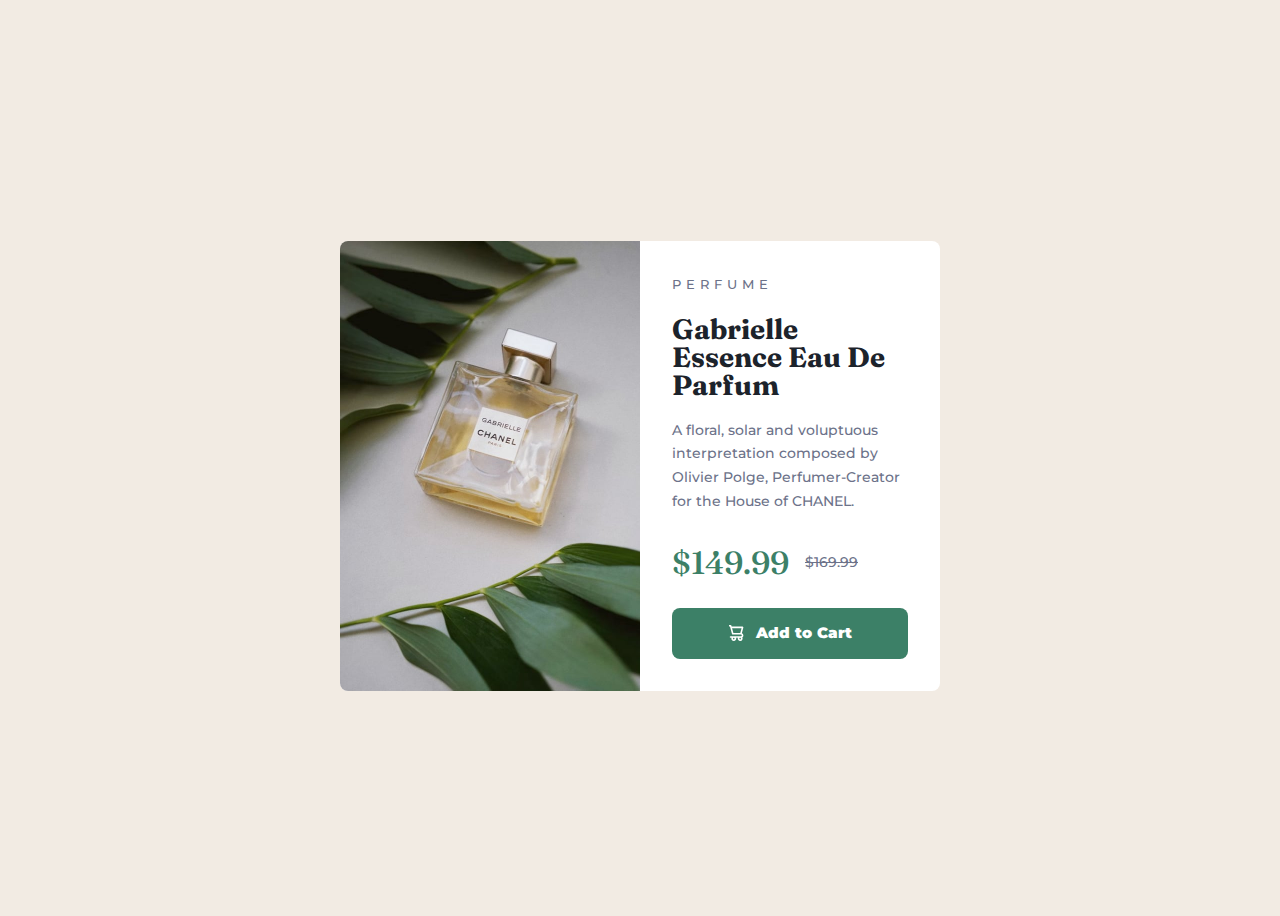
<file: productpreview/index.html>
<!DOCTYPE html>
<html lang="en">
<head>
  <meta charset="UTF-8">
  <meta name="viewport" content="width=device-width, initial-scale=1.0"> <!-- displays site properly based on user's device -->

  <link rel="icon" type="image/png" sizes="32x32" href="./images/favicon-32x32.png">
  
  <link rel="stylesheet" href="stylesheetofproject.css">
  
  <title>Frontend Mentor | Product preview card component</title>
<!-- Google Fonts -->

<link rel="preconnect" href="https://fonts.googleapis.com">

<link rel="preconnect" href="https://fonts.gstatic.com" crossorigin>

<link href="https://fonts.googleapis.com/css2?family=Fraunces:ital,opsz,wght@0,9..144,600;1,9..144,300&family=Montserrat:wght@400;600&display=swap" rel="stylesheet">



</head>
<body>

  <main>
    <article class="product">
      <picture class="product__img">

        <source srcset="images/image-product-desktop.jpg" media="(min-width:600px)">
        <img src="images/image-product-mobile.jpg" alt="">
    </picture>
    
<div class="product__content">

  <p class="product__category">Perfume</p>

  <h1 class="product__title"> Gabrielle Essence Eau De Parfum </h1>

 <p> A floral, solar and voluptuous interpretation composed by Olivier Polge, 
  Perfumer-Creator for the House of CHANEL. </p>

  <div class="flex-group">
      <p class="product__price">
        $149.99
      </p>
      <p class="product__original-price">
           <s>$169.99</s></p>
  </div>

  

  <button class="button" data-icon="shopping-cart">Add to Cart</button>
</div>

  </article>
  </main>
 
</body>
</html>
</file>
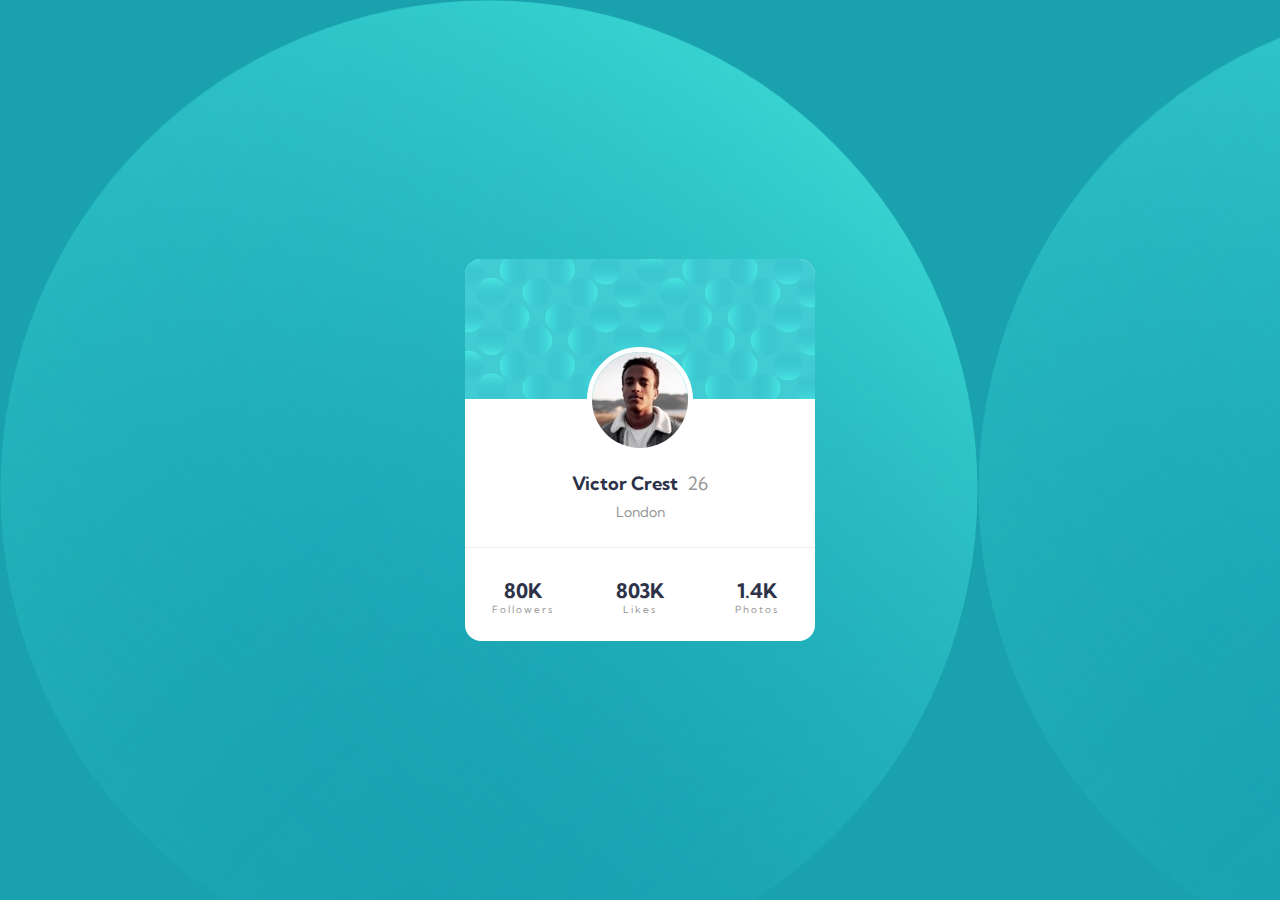
<file: profilecard/index.html>
<!DOCTYPE html>
<html lang="en">
<head>
  <meta charset="UTF-8">
  <meta name="viewport" content="width=device-width, initial-scale=1.0"> <!-- displays site properly based on user's device -->

  <link rel="icon" type="image/png" sizes="32x32" href="./images/favicon-32x32.png">
  
  <title>Frontend Mentor | Profile card component</title>
  <link rel="stylesheet" href="style.css">

  <link rel="preconnect" href="https://fonts.googleapis.com">
  <link rel="preconnect" href="https://fonts.gstatic.com" crossorigin>
  <link href="https://fonts.googleapis.com/css2?family=Kumbh+Sans:wght@400;700&display=swap" rel="stylesheet">


</head>
<body>




  <div class="bg-image"></div>
<div class="container"> 



  <div class="wrapper">

        <div class="img-content">
          <img src="images/bg-pattern-card.svg">
          </div>
          
          <div class="img-profile">
            <img src="images/image-victor.jpg">
          </div>

      
          <div class="text-content"> 

            <p class="name"> Victor Crest <span class="age"> 26 </span> </p> 
            <p class="city"> London </p>
           </div>

      

          <div class="stats"> 

            <div class="followers">
              <p>80K</p>
              <p class="subtypes">Followers</p>
            </div>

            <div class="likes">
              <p> 803K </p>
              <p class="subtypes"> Likes </p>
            </div>

            <div class="photos">
              <p>1.4K </p>
              <p class="subtypes">Photos</p>
            </div>
          
    </div>

    </div>
    
 




</div>

 
</body>
</html>
</file>
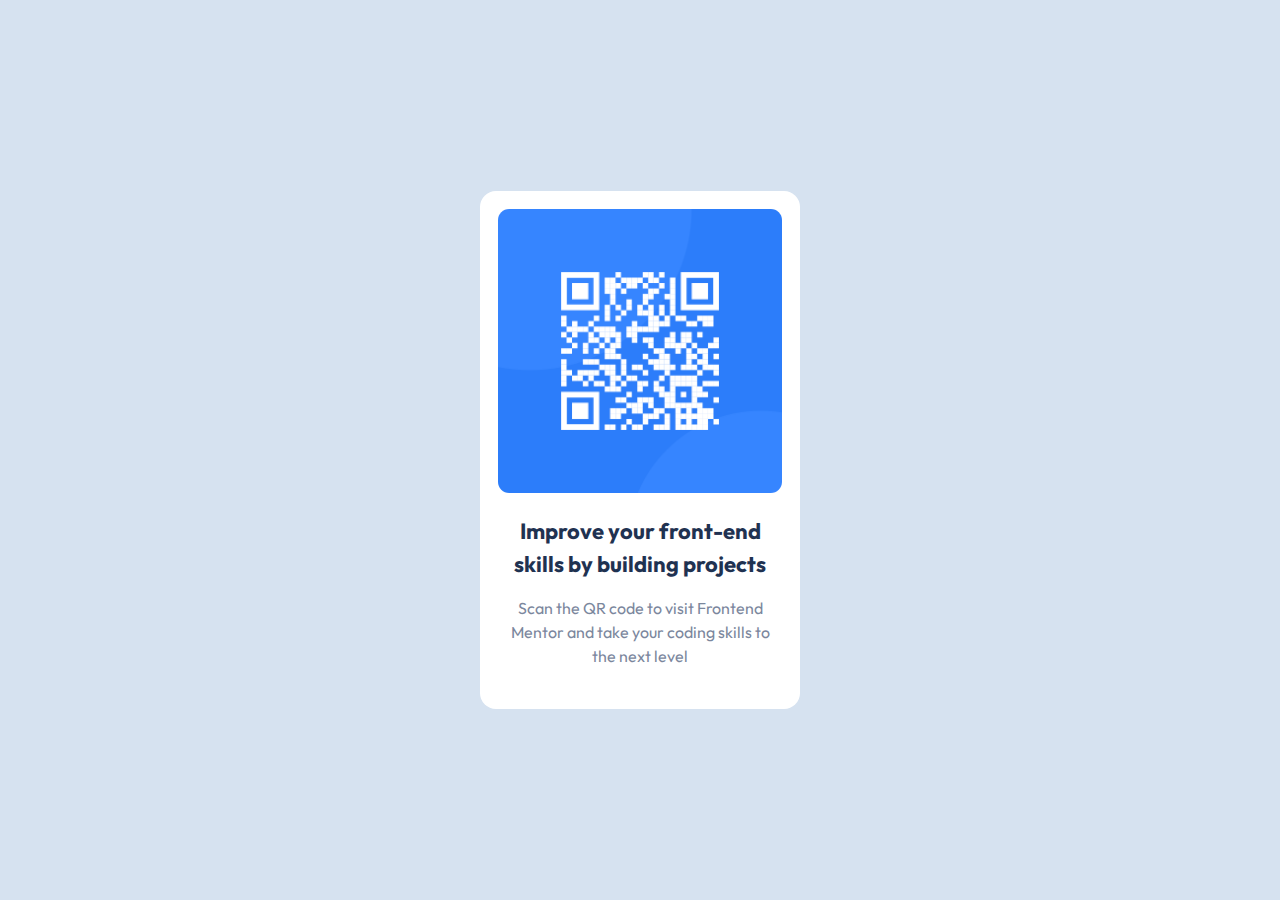
<file: QRCode/index.html>
<!DOCTYPE html>
<html lang="en">
<head>
  <meta charset="UTF-8">
  <meta name="viewport" content="width=device-width, initial-scale=1.0"> <!-- displays site properly based on user's device -->

  <link rel="icon" type="image/png" sizes="32x32" href="./images/favicon-32x32.png">
  
  <title>Frontend Mentor | QR code component</title>

  <link rel="stylesheet" href="Style.css">

  <link rel="preconnect" href="https://fonts.googleapis.com">
  <link rel="preconnect" href="https://fonts.gstatic.com" crossorigin>
  <link href="https://fonts.googleapis.com/css2?family=Outfit:wght@400;700&display=swap" rel="stylesheet">
  <html lang="en">
    
</head>
<body>

 <div class="container">

    <div class="card"> 
    <img class="qr__code" src="images/image-qr-code.png" alt="QR Code"> 

    <div class="texts">
    <p class="project__title"> Improve your front-end skills by building projects </p>
    <p class="project__content"> Scan the QR code to visit Frontend Mentor and take your coding skills to the next level </p>
    </div>

    </div>



</div>
  </div>
</body>
</html>
</file>
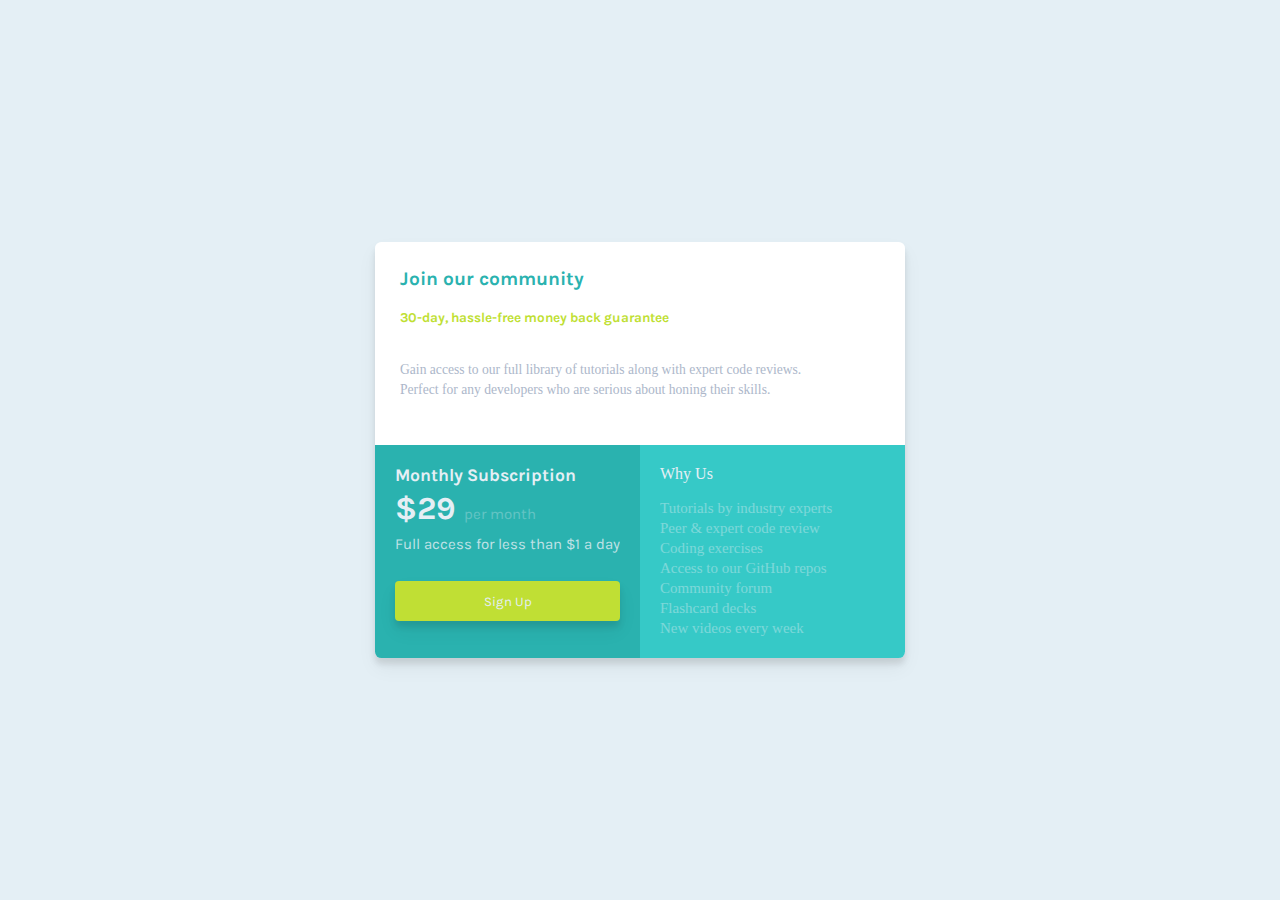
<file: singleprice/index.html>
<!DOCTYPE html>
<html lang="en">
<head>
  <meta charset="UTF-8">
  <meta name="viewport" content="width=device-width, initial-scale=1.0"> <!-- displays site properly based on user's device -->

  <link rel="icon" type="image/png" sizes="32x32" href="./images/favicon-32x32.png">
  
  <title>Frontend Mentor | Single Price Grid Component</title>

 <link rel="stylesheet" href="style.css">

 <link rel="preconnect" href="https://fonts.googleapis.com">
 <link rel="preconnect" href="https://fonts.gstatic.com" crossorigin>
 <link href="https://fonts.googleapis.com/css2?family=Karla:wght@400;700&display=swap" rel="stylesheet">


</head>
<body>

<section> 
  <div class="container"> 

      <div class="top-side">

  
        <h2> Join our community </h2>

        <h3> 30-day, hassle-free money back guarantee </h3>

        <p>
Gain access to our full library of tutorials along with expert code reviews.
Perfect for any developers who are serious about honing their skills.
        </p>
      
      </div>

    

  
  

      <div class="monthly-sub"> 
      
        <p class="title"> Monthly Subscription </p>

        <h3 class="dollars"> &dollar;29 <span>per month</span> </h3> 

        <p class="description"> Full access for less than &dollar;1 a day </p>

        <button>Sign Up</button>

      </div>


      <div class="why-us"> 
      
        <p> Why Us</p>

        <div class="links"> 
         <a href="#">Tutorials by industry experts</a>
         <br>
         <a href="#">Peer &amp; expert code review</a>
         <br>
         <a href="#">Coding exercises</a>
         <br>
         <a href="#">Access to our GitHub repos</a>
         <br>
         <a href="#">Community forum</a>
         <br>
         <a href="#">Flashcard decks</a>
         <br>
         <a href="#">New videos every week</a>
        </div>

  </div>

</section>

</body>
</html>
</file>
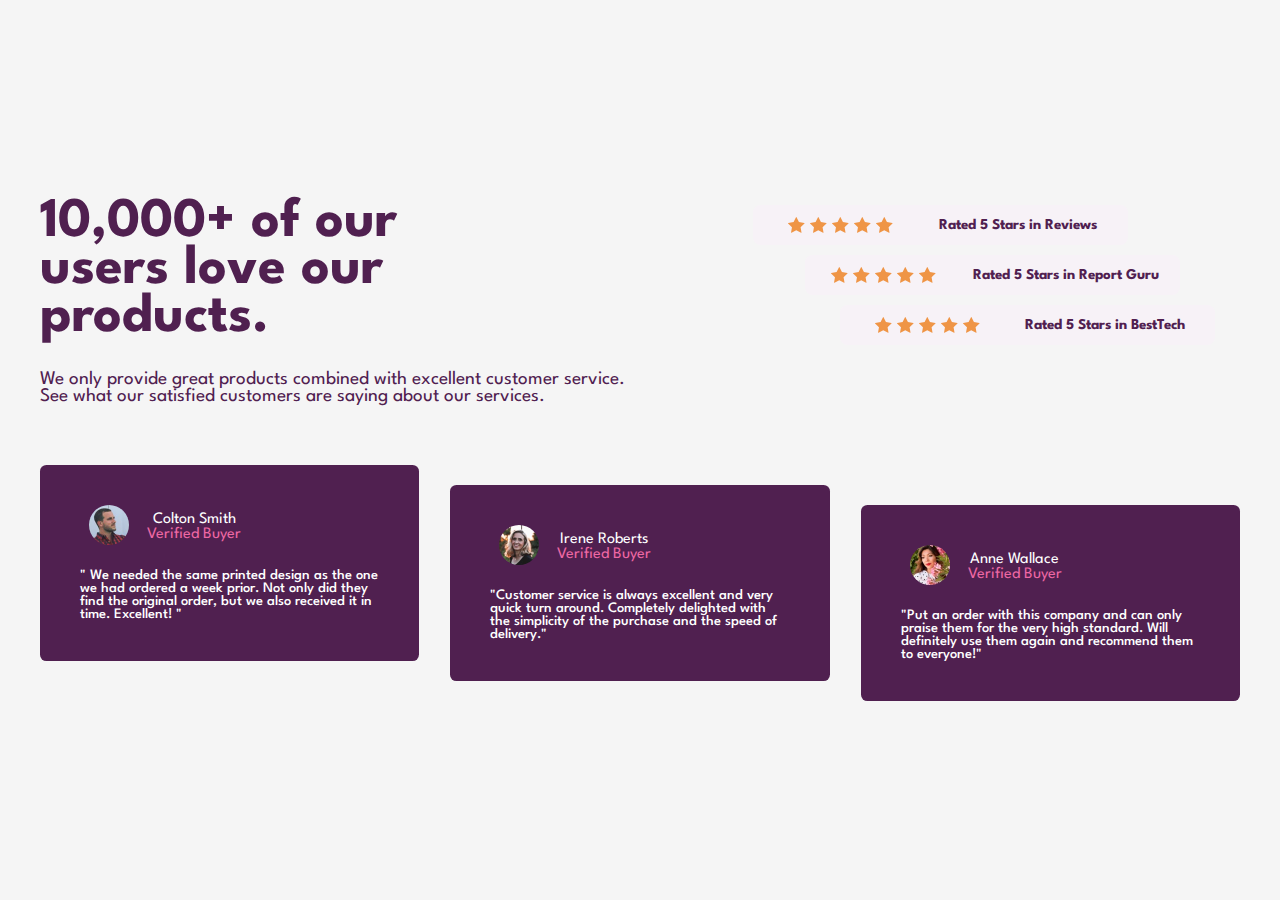
<file: socialproof/index.html>
<!DOCTYPE html>
<html lang="en">
  <head>
    <meta charset="UTF-8" />
    <meta name="viewport" content="width=device-width, initial-scale=1.0" />
    <!-- displays site properly based on user's device -->

    <link
      rel="icon"
      type="image/png"
      sizes="32x32"
      href="./images/favicon-32x32.png"
    />


    <link rel="preconnect" href="https://fonts.googleapis.com">
    <link rel="preconnect" href="https://fonts.gstatic.com" crossorigin>
    <link href="https://fonts.googleapis.com/css2?family=League+Spartan:wght@400;500;700&display=swap" rel="stylesheet">

    <link rel="stylesheet" href="style.css">
    <title>Frontend Mentor | Social proof section</title>

  </head>
  <body>

  
  <div class="container"> 


  <div class="wrapper">



    <div class="alloftopside">




      <div class="product__together">

        <div class="product__title"> 10,000+ of our users love our products. </div>
        <div class="product__description">
          We only provide great products combined with excellent customer service.
          See what our satisfied customers are saying about our services.
        </div>

      </div>

      <div class="star"> 

        <div class="star__reviews"> 

          <div class="icons"> 
          <img src="images/icon-star.svg" alt="">
          <img src="images/icon-star.svg" alt="">
          <img src="images/icon-star.svg" alt="">
          <img src="images/icon-star.svg" alt="">
          <img src="images/icon-star.svg" alt="">
          </div>

          <div class="rated__reviews">Rated 5 Stars in Reviews</div>
        </div>


        <div class="star__guru"> 

          <div class="icons"> 
          <img src="images/icon-star.svg" alt="">
          <img src="images/icon-star.svg" alt="">
          <img src="images/icon-star.svg" alt="">
          <img src="images/icon-star.svg" alt="">
          <img src="images/icon-star.svg" alt="">
        </div>
          <div class="rated__guru">Rated 5 Stars in Report Guru</div>
        </div>

        <div class="star__besttech"> 
          <div class="icons"> 
          <img src="images/icon-star.svg" alt="">
          <img src="images/icon-star.svg" alt="">
          <img src="images/icon-star.svg" alt="">
          <img src="images/icon-star.svg" alt="">
          <img src="images/icon-star.svg" alt="">
        </div>
          <div class="rated__besttech">Rated 5 Stars in BestTech</div>
        </div>
    
      </div>
    </div>


    <div class="reviews"> 

        <div class="coltons__review"> 


          <div class="profile-card">
            <div class="img__colton"> 
            <img src="images/image-colton.jpg" alt="">
            </div>

              <div class="nameandverify"> 
        
                <div class="name"> 
                  <p class="name__colton">Colton Smith</p>
                </div>
                  
                <div class="verified">
                  <p class="verified_p">Verified Buyer</p>
                </div>
    
               
              </div>








          </div>

          <div class="comments">
            <p>
              " We needed the same printed design as the one we had ordered a week prior.
              Not only did they find the original order, but we also received it in time. Excellent! "
            </p>
          </div>


        </div>

        <div class="irenes__review"> 

          <div class="profile-card"> 

            <div class="img__irene"> 
                <img src="images/image-irene.jpg" alt="">
            </div>

            <div class="nameandverify"> 
              <div class="name"> 
               <p class="name__irene">Irene Roberts</p>
              </div>
            
              <div class="verified">
                <p class="verified_p">Verified Buyer</p>
              </div>

            </div>

          </div>
      

          <div class="comments"> 
            <p>
              "Customer service is always excellent and very quick turn around. Completely
             delighted with the simplicity of the purchase and the speed of delivery."
            </p>
          </div>

        </div>



        <div class="annes__review">


          <div class="profile-card"> 

            <div class="img__anne"> 
              <img src="images/image-anne.jpg" alt="">
            </div>


            <div class="nameandverify">
              <div class="name"> 
                <p class="name__anne">Anne Wallace</p>
              </div>

              <div class="verified"> 
                <p class="verified_p"> Verified Buyer</p>
              </div>
            </div>

          </div>

          <div class="comments"> 

            <p> 
              "Put an order with this company and can only praise them for the very high
             standard. Will definitely use them again and recommend them to everyone!"
           </p>

          </div>

        </div>

      
    </div>

    </div>
  </div>

  </body>
</html>
</file>
<file: Style.css>
:root{
--clr-white: hsl(0, 0%, 100%);
--clr-light-gray:hsl(212, 45%, 89%);
--clr-grayish-blue: hsl(220, 15%, 55%);
--clr-dark-blue: hsl(218, 44%, 22%);

--ff-accent:'Outfit', sans-serif;
--fw-regular:400;
--fw-bold:700;
}


body{

background-color: var(--clr-light-gray);
min-height: 100vh;
display: flex;
justify-content: center;
align-items: center;

}

.container{

    font-family: var(--ff-accent);
    font-size: 15px;
    max-width: 375px;
    margin: 0 auto;
}



.card{


    background-color: var(--clr-white);
    padding: 18px;
    text-align: center;
    margin: 0 1em;
    border-radius: 1rem;

}

.qr__code{

   width: 100%;
   border-radius: 1.1rem;


}


.project__title{
    font-size: 15px;
    font-family: var(--ff-accent);
    font-weight: var(--fw-bold) ;
    color: var(--clr-dark-blue);
    padding-bottom: 15px;
}

.project__content{

    font-size: 15px;
    font-family: var(--ff-accent);
    font-weight: var(--fw-regular);
    color: var(--clr-grayish-blue);
}

.texts{

padding: 22px 10px;

}










/*
  1. Use a more-intuitive box-sizing model.
*/
*, *::before, *::after {
    box-sizing: border-box;
  }
  /*
    2. Remove default margin
  */
  * {
    margin: 0;
    padding: 0;
  }
  /*
    3. Allow percentage-based heights in the application
  */
  html, body {
    height: 100%;
  }
  /*
    Typographic tweaks!
    4. Add accessible line-height
    5. Improve text rendering
  */
  body {
    line-height: 1.5;
    -webkit-font-smoothing: antialiased;
  }
  /*
    6. Improve media defaults
  */
  img, picture, video, canvas, svg {
    display: block;
    max-width: 100%;
  }
  /*
    7. Remove built-in form typography styles
  */
  input, button, textarea, select {
    font: inherit;
  }
  /*
    8. Avoid text overflows
  */
  p, h1, h2, h3, h4, h5, h6 {
    overflow-wrap: break-word;
  }
</file>
<file: 3column/style.css>
:root{ 
--clr-primary-orange: hsl(31, 77%, 52%);
--clr-primary-darkcyan: hsl(184, 100%, 22%) ;
--clr-primary-vdarkcyan: hsl(179, 100%, 13%);

--clr-neutral-trwhiteprg: hsla(0, 0%, 100%, 0.75);
--clr-neutral--verylightgray: hsl(0, 0%, 95%);

--ff-accent: 'Big Shoulders Display';
--ff-regular: 'Lexend Deca', sans-serif;

--fw-regular: 400;
--fw-bold:700;

}

/*
Transparent white (paragraphs): hsla(0, 0%, 100%, 0.75)
Very light gray (background, headings, buttons): hsl(0, 0%, 95%) */


*{
    margin: 0;
    padding: 0;
    box-sizing: border-box;
}


body{

    background-color: var(--clr-neutral--verylightgray);
    min-height: 100vh;
    display: flex;
    align-items: center;
    font-size: 15px;
    

    

}


.container{

    max-width: 960px;
    margin: 0 auto;
    
}

.cards{


    display: grid;
    grid-template-columns: 1fr 1fr 1fr;
    margin: 2rem;
    overflow: hidden;
    border-radius: 12px;

}





.sedans{

    background-color: var(--clr-primary-orange);
    padding: 50px;
    
    
}


.title__sedan{

    font-family: var(--ff-accent);
    text-transform: uppercase;
    font-size: 28px;
    color: var(--clr-neutral--verylightgray);
    font-weight: var(--fw-bold);
    text-align: justify;
    margin-bottom: 20px;

}


.sedan__description{


    font-family: var(--ff-regular);
    font-weight: var(--fw-regular);
    text-align: left;
    color:var(--clr-neutral--verylightgray);
    padding-bottom: 20px;
    font-size: 15px;
    margin-bottom: 20px;

}


.button__sedan{


    border-radius: 2em;
    width: 50%;
    height: 35px;
    text-align: center;
    border: 0;
    color: var(--clr-primary-orange);
    cursor: pointer;
    font-family: var(--ff-regular);
    padding-left: 2px;
    padding-right: 2px;
    justify-content: center;
    font-weight: var(--fw-regular);

}

.sedan__img{

    width:64px; 
    height:40px;
    padding-bottom: 60px;

}


.suvs{

    background-color: var(--clr-primary-darkcyan);
    padding: 50px;

}



.title__suv{

    font-family: var(--ff-accent);
    text-transform: uppercase;
    font-size: 28px;
    color: var(--clr-neutral--verylightgray);
    font-weight: var(--fw-bold);
    text-align: justify;
    margin-bottom: 20px;
    
}

.suv__description{


    font-family: var(--ff-regular);
    font-weight: var(--fw-regular);
    text-align: justify;
    color: var(--clr-neutral-trwhiteprg);
    text-align: justify;
    padding-bottom: 20px;
    font-size: 15px;
    margin-bottom: 20px;



}




.button__suv{


    border-radius: 2em;
    width: 50%;
    height: 35px;
    text-align: center;
    border: 0;
    color: var(--clr-primary-darkcyan);
    cursor: pointer;
    font-family: var(--ff-regular);
    padding-left: 2px;
    padding-right: 2px;
    justify-content: center;
    white-space: nowrap;
    text-overflow: ellipsis;
    overflow: hidden;
    font-weight: var(--fw-regular);
    

}


.suv__img{

    width:64px; 
    height:40px;
    padding-bottom: 60px;
}




.luxuries{

    background-color: var(--clr-primary-vdarkcyan);
    padding:50px

}



.title__luxury{

    font-family: var(--ff-accent);
    text-transform: uppercase;
    font-size: 28px;
    color: var(--clr-neutral--verylightgray);
    font-weight: var(--fw-bold);
    text-align: justify;
    margin-bottom: 20px;
    
}


.luxury__description{


    font-family: var(--ff-regular);
    font-weight: var(--fw-regular);
    text-align: justify;
    color: var(--clr-neutral-trwhiteprg);
    text-align: justify;
    padding-bottom: 20px;
    font-size: 15px;
    margin-bottom: 20px;



}





.button__luxury{


    border-radius: 2em;
    width: 50%;
    height: 35px;
    text-align: center;
    border: 0;
    color: var(--clr-primary-vdarkcyan);
    cursor: pointer;
    font-family: var(--ff-regular);
    padding: 5px;
    justify-content: center;
    font-weight: var(--ff-regular);


}

.luxury__img{

    width:64px; 
    height:40px;
    padding-bottom: 60px;

}


.button__luxury:is(:hover, :focus){


    background-color: rgba(0, 66, 65, 0.5);
    border: 2px solid var(--clr-neutral-trwhiteprg);
    color: var(--clr-neutral-trwhiteprg);


}

.button__suv:is(:hover, :focus){


    background-color: rgba(0, 105, 112, 0.5);
    border: 2px solid var(--clr-neutral-trwhiteprg);
    color: var(--clr-neutral-trwhiteprg);


}


.button__sedan:is(:hover, :focus){


    background-color: rgba(227, 136, 38, 0.5);
    border: 2px solid var(--clr-neutral-trwhiteprg);
    color: var(--clr-neutral-trwhiteprg);


}


@media only screen and (max-width:768px){


    .cards{
        grid-template-columns: 1fr;
    }

}


@media only screen and (max-width:425px){


    .cards{
        margin: 2rem .5rem;

    }

}
</file>
<file: clipboard/style.css>
:root{

--clr-primary-scyan:hsl(171, 66%, 44%);
--clr-primary-lblue:hsl(233, 100%, 69%);

--clr-neutral-darkgblue:hsl(210, 10%, 33%);
--clr-neutral-grayishblue:hsl(201, 11%, 66%);

--ff-regular: 'Bai Jamjuree', sans-serif;
--fw-neutral: 400;
--fw-bold:600;




}

*{
    margin: 0;
    padding: 0;
    box-sizing: border-box;
}



body{

    min-height: 100vh;

}

header{

    display: flex;
    width: 100%;
    margin: 0 auto;

}

.zrapper{

    margin-top: -12em;
    font-family: var(--ff-regular);

}


header img{

    display: flex;
    width: 100%;
    margin: 0 auto;

}


.head{

    margin: 0 auto;
    align-items: center;
    justify-content: center;

}


.head img{
    display: flex;
    justify-content: center;
    margin: 0 auto;
    scale: 70%;
}



.head-text{

    width: 100%;
}

.head-text h1{

    align-items: center;
    justify-content: center;
    display: flex;
    color: var(--clr-neutral-darkgblue);
    margin-bottom: 0.3em;

}

.head-text p{

    align-items: center;
    justify-content: center;
    display: flex;
    color: var(--clr-neutral-grayishblue);
    width: 28%;
    margin: 0 auto;
    margin-bottom: 2em;
    text-align: center;
    font-size: 1em;
    
}

.head-button{

    display: flex;
    align-items: center;
    justify-content: center;
    margin-bottom: 7em;

}
.keeptrack{

    display: flex;
    flex-direction: column;
    justify-content: center;
    align-items: center;
    text-align: center;
    margin-bottom: 2em;

}


.keeptrack h2{

    display: flex;
    align-items: center;
    justify-content: center;
    margin-bottom: 1em;

}

.keeptrack p{

    display: flex;
    align-items: center;
    justify-content: center;
    width: 30%;

}

.middle{

    display: flex;
    padding-top: 30px;
    gap: 3em;


}

.screenview{
    width: 75%;
}

.screenview img{

    width: 100%;

}

.middle-text{

    display: flex;
    flex-direction: column;
    margin: 0 auto;
    width: 100%;
    justify-content: center;
    


}

.search, .sync, .history{

    padding: 30px;

}






.keeptrack h2{

    color: var(--clr-neutral-darkgblue);
    font-weight: var(--fw-bold);
    font-family: var(--ff-regular);

}

.keeptrack p{
    color: var(--clr-neutral-grayishblue);
    padding-bottom: 0.5em;
    font-size: 1em;
    font-family: var(--ff-regular);
    

}

.search h3, .sync h3, .history h3{

    color: var(--clr-neutral-darkgblue);
    padding-bottom: 0.5em;
    font-size: 1.3em;
    font-family: var(--ff-regular);

}

.search p, .sync p, .history p{

    color: var(--clr-neutral-grayishblue);
    padding-bottom: 0.5em;
    font-size: 1em;
    font-family: var(--ff-regular);
    width: 40%;

}

.head-button{

    width: 100%;
    display: flex;
    gap: 10px;
    

}


.ios, .mac{

    cursor: pointer;

}

.ios:hover {

    background-color:hsl(171, 66%, 48%)
    

}

.mac:hover{

    background-color: hsl(233, 100%, 74%);
}


.button{

    width: 150px;
    border-radius: 2em;
    height: 35px;

}

.ios{

    background-color: var(--clr-primary-scyan);
    color: #fff;
    color: #fff;
    font-family: var(--ff-regular);
    border: none;
    box-shadow: 0px 1px 4px 0px hsl(171, 66%, 44%);

}

.mac{
    background-color: var(--clr-primary-lblue);
    color: #fff;
    font-family: var(--ff-regular);
    font-weight: var(--fw-neutral);
    border: none;
    box-shadow: 0px 1px 4px 0px hsl(233, 100%, 69%);
}

.clipboard{

    display: flex;
    flex-direction: column;
    justify-content: center;
    margin: 0 auto;
    text-align: center;
    margin-bottom: 3em;
    margin-top: 10em;
}

.clipboard h3{

    color: var(--clr-neutral-darkgblue);
    font-size: 1.5em;
    font-family: var(--ff-regular);

}

.clipboard p{

    color: var(--clr-neutral-grayishblue);
    font-size: 1;
    font-family: var(--ff-regular);
    text-align: center;
    width: 30%;
    display: flex;
    align-items: center;
    justify-content: center;
    margin: 0 auto;
    margin-top: 1em;


}


.middle{

    display: flex;
    justify-content: center;
    margin: 0 auto;
    align-content: center;
    align-items: center;

}

.tpt-img {

    display: flex;
    justify-content: center;
    align-content: center;
    width: 100%;
    
}

.tpt-img img{

    display: flex;
    justify-content: center;
    align-content: center;
    width: 4    0%;
}

.workflow{

    display: flex;
    justify-content: center;
    margin: 0 auto;
    flex-direction: column;

}

.workflow h3{

    color: var(--clr-neutral-darkgblue);
    font-size: 1.5em;
    font-family: var(--ff-regular);
    text-align: center;
    margin: 0 auto;
    display: flex;
    align-items: center;

}

.workflow p{

    color: var(--clr-neutral-grayishblue);
    font-size: 1;
    font-family: var(--ff-regular);
    text-align: center;
    width: 30%;
    display: flex;
    align-items: center;
    justify-content: center;
    margin: 0 auto;
    margin-top: 1em;


}

.tridiv{

    display: grid;
    grid-template-columns: 1fr 1fr 1fr;
    margin-top: 6em;
    margin-bottom: 6em;

}

.blacklists{

    display: flex;
    flex-direction: column;
    align-items: center;
    justify-content: center;

}

.sneak{

    display: flex;
    flex-direction: column;
    align-items: center;
    justify-content: center;

}

.plaintextsnippet{

    display: flex;
    flex-direction: column;
    align-items: center;
    justify-content: center;

}

.blacklists p, .plaintextsnippet p, .sneak p{

    width: 65%;
    text-align: center;
    color: var(--clr-neutral-grayishblue);

}

.blacklists h3, .plaintextsnippet h3, .sneak h3{

    text-align: center;
    color: var(--clr-neutral-darkgblue);

}

.companies{

    display: flex;
    gap: 9em;
    margin: 0 auto;
    align-items: center;
    justify-content: center;
    align-content: center;
    width: 100%;
    

}

.bottom{

    display: flex;
    flex-direction: column;
    align-items: center;
    justify-content: center;
    font-family: var(--ff-regular);
    margin-bottom: 8em;

}

.bottom-text{

    margin: 0 auto;
    justify-content: center;
    display: flex;
    flex-direction: column;
    text-align: center;
    width: 40%; 
    margin-top: 7em;
    font-family: var(--ff-regular);

}

.bottom-text h2{

    color: var(--clr-neutral-darkgblue);
    font-family: var(--ff-regular);

    

}


.bottom-text p{

    color:var(--clr-neutral-grayishblue);
    font-family: var(--ff-regular);
    margin-top: 1em;
    

}



.bottom-buttons{
    

    display: flex;
    gap: 15px;
    margin-top: 2em;

}

footer{

    
    background-color: hsl(201, 11%, 94%);
    display: grid;
    grid-template-columns: 1fr 1fr 1fr;
    
    
}

.logofooter img{

    scale: 30%;

}

.logofooter{

    margin: 0 auto;
    align-items: center;


}

.footer-socials{

    display: flex;
    scale:15%;
    gap: 3em;
    

}

.footeralltext{

    display: grid;
    grid-template-columns: 1fr 1fr 1fr;
    margin: 0 auto;
    align-items: center;
    gap: 3em;

}

.text-ft1{

    display: flex;
    flex-direction: column;
    gap: 1em;
}

.text-ft2{

    display: flex;
    flex-direction: column;
    gap: 1em;
}

.text-ft3{

    display: flex;
    padding-bottom: 2em;
    

}

.sneak h3{
    margin-bottom: 1em;
}


.sneak img, .blacklists img, .plaintextsnippet img{
    display: flex;
    width: 2em;
    margin-bottom: 2em;
    filter: invert(0.5) sepia(1) saturate(0) hue-rotate(32deg);
}

.text-ft1, .text-ft2, .text-ft3{

    text-decoration: none;
    cursor: pointer;
}

.text-ft1 a:hover{
    color: var(--clr-primary-scyan)
}

.text-ft2 a:hover{
   color: var(--clr-primary-scyan)
}

.text-ft3 a:hover{color: var(--clr-primary-scyan)
}
    
.footer-socials img:hover{

    filter: invert(0.5) sepia(1) saturate(3) hue-rotate(115deg);
    cursor: pointer;
}

@media (max-width:960px){

    .zheader{

        width: 100%;
    


    }

    .head{
        display: grid;
        padding: 0;
        width: 100%;
        text-align: center;
    }



    .zrapper{
        margin: 0;
    }

    .head-text h1{
        width: 92%;
    }

    .head-text p{
        width: 77%;
    }

    .head-button{

        display: grid;
        width: 100%;
        gap: 1em;

    }

    .keeptrack h2{
        width: 70%;
    }

    .keeptrack p{
        width: 80%;
    }

    .middle{
        display:grid;
        justify-content: center;
        align-items: center;
        align-content: center;
        margin: 0 auto;
        width: 100%;
    }

    .search h3{
        display:grid;
        justify-content: center;
        align-items: center;
        align-content: center;
        margin: 0 auto;
        width: 100%;
        
    }

    .search p{
        display:grid;
        justify-content: center;
        align-items: center;
        align-content: center;
        margin: 0 auto;
        width: 100%;
        text-align: center;
        
    }

    .sync h3{
        display:grid;
        justify-content: center;
        align-items: center;
        align-content: center;
        margin: 0 auto;
        width: 100%;
        
    }

    .sync p{
        display:grid;
        justify-content: center;
        align-items: center;
        align-content: center;
        margin: 0 auto;
        width: 100%;
        text-align: center;
        
    }


    .history h3{
        display:grid;
        justify-content: center;
        align-items: center;
        align-content: center;
        margin: 0 auto;
        width: 100%;
        
    }

    .history p{
        display:grid;
        justify-content: center;
        align-items: center;
        align-content: center;
        margin: 0 auto;
        width: 100%;
        text-align: center;
        
    }
    
    .screenview{
        order: 0;
        margin: 0 auto;
    }



    .clipboard p{

        width: 80%;

    }

    .tpt-img{

        width: 100%;
        
    }

    .tpt-img{
        scale: 40%;
        margin-top: -10em;
        
    }


    .workflow{
        margin-top: -6em;
    }

    .workflow h3{

        width: 80%;

    }

    .workflow p{

        width: 90%;

    }

    .tridiv{

        display: flex;
        flex-direction: column;
        gap: 5em;

    }

    .companies{
        display: flex;
        flex-direction: column;
    }

    .bottom-text{

        width: 80%;
    }

    .bottom-text h3{

        width: 70%;
        text-align: center;
        margin: 0 auto;
        
    }

    .bottom-text p{

        width: 100%;
        
    }

    .bottom-buttons{
        display: flex;
        flex-direction: column;
        gap: 1em;
    }

    footer{
        
        display: grid;
        grid-template-columns: 1fr;
        
    }

    .logofooter img{
        display: flex;
        margin: 0 auto;
        
    }

    .footeralltext {

        display: flex;
        flex-direction: column;
        gap: 1em;
        text-align: center;
    }



    .text-ft1{
        margin: 0;
    }


    .footer-socials{
        scale: 100%;
        width: 100%;
        margin: 0 auto;
       align-items: center;
       justify-content: center;
       margin-bottom: 2em;
    }


    .ios{
        width: 250px;
    }
    
    .mac{
        width: 250px;
    }



    .zrapper{
        margin-top: -3em;
    }
}
</file>
<file: clipboardlanding/style.css>
:root{

--clr-primary-scyan:hsl(171, 66%, 44%);
--clr-primary-lblue:hsl(233, 100%, 69%);

--clr-neutral-darkgblue:hsl(210, 10%, 33%);
--clr-neutral-grayishblue:hsl(201, 11%, 66%);

--ff-regular: 'Bai Jamjuree', sans-serif;
--fw-neutral: 400;
--fw-bold:600;




}

*{
    margin: 0;
    padding: 0;
    box-sizing: border-box;
}



body{

    min-height: 100vh;

}

header{

    display: flex;
    width: 100%;
    margin: 0 auto;

}

.zrapper{

    margin-top: -12em;
    font-family: var(--ff-regular);

}


header img{

    display: flex;
    width: 100%;
    margin: 0 auto;

}


.head{

    margin: 0 auto;
    align-items: center;
    justify-content: center;

}


.head img{
    display: flex;
    justify-content: center;
    margin: 0 auto;
    scale: 70%;
}



.head-text{

    width: 100%;
}

.head-text h1{

    align-items: center;
    justify-content: center;
    display: flex;
    color: var(--clr-neutral-darkgblue);
    margin-bottom: 0.3em;

}

.head-text p{

    align-items: center;
    justify-content: center;
    display: flex;
    color: var(--clr-neutral-grayishblue);
    width: 28%;
    margin: 0 auto;
    margin-bottom: 2em;
    text-align: center;
    font-size: 1em;
    
}

.head-button{

    display: flex;
    align-items: center;
    justify-content: center;
    margin-bottom: 7em;

}
.keeptrack{

    display: flex;
    flex-direction: column;
    justify-content: center;
    align-items: center;
    text-align: center;
    margin-bottom: 2em;

}


.keeptrack h2{

    display: flex;
    align-items: center;
    justify-content: center;
    margin-bottom: 1em;

}

.keeptrack p{

    display: flex;
    align-items: center;
    justify-content: center;
    width: 30%;

}

.middle{

    display: flex;
    padding-top: 30px;
    gap: 3em;


}

.screenview{
    width: 75%;
}

.screenview img{

    width: 100%;

}

.middle-text{

    display: flex;
    flex-direction: column;
    margin: 0 auto;
    width: 100%;
    justify-content: center;
    


}

.search, .sync, .history{

    padding: 30px;

}






.keeptrack h2{

    color: var(--clr-neutral-darkgblue);
    font-weight: var(--fw-bold);
    font-family: var(--ff-regular);

}

.keeptrack p{
    color: var(--clr-neutral-grayishblue);
    padding-bottom: 0.5em;
    font-size: 1em;
    font-family: var(--ff-regular);
    

}

.search h3, .sync h3, .history h3{

    color: var(--clr-neutral-darkgblue);
    padding-bottom: 0.5em;
    font-size: 1.3em;
    font-family: var(--ff-regular);

}

.search p, .sync p, .history p{

    color: var(--clr-neutral-grayishblue);
    padding-bottom: 0.5em;
    font-size: 1em;
    font-family: var(--ff-regular);
    width: 40%;

}

.head-button{

    width: 100%;
    display: flex;
    gap: 10px;
    

}


.ios, .mac{

    cursor: pointer;

}

.ios:hover {

    background-color:hsl(171, 66%, 48%)
    

}

.mac:hover{

    background-color: hsl(233, 100%, 74%);
}


.button{

    width: 150px;
    border-radius: 2em;
    height: 35px;

}

.ios{

    background-color: var(--clr-primary-scyan);
    color: #fff;
    color: #fff;
    font-family: var(--ff-regular);
    border: none;
    box-shadow: 0px 1px 4px 0px hsl(171, 66%, 44%);

}

.mac{
    background-color: var(--clr-primary-lblue);
    color: #fff;
    font-family: var(--ff-regular);
    font-weight: var(--fw-neutral);
    border: none;
    box-shadow: 0px 1px 4px 0px hsl(233, 100%, 69%);
}

.clipboard{

    display: flex;
    flex-direction: column;
    justify-content: center;
    margin: 0 auto;
    text-align: center;
    margin-bottom: 3em;
    margin-top: 10em;
}

.clipboard h3{

    color: var(--clr-neutral-darkgblue);
    font-size: 1.5em;
    font-family: var(--ff-regular);

}

.clipboard p{

    color: var(--clr-neutral-grayishblue);
    font-size: 1;
    font-family: var(--ff-regular);
    text-align: center;
    width: 30%;
    display: flex;
    align-items: center;
    justify-content: center;
    margin: 0 auto;
    margin-top: 1em;


}


.middle{

    display: flex;
    justify-content: center;
    margin: 0 auto;
    align-content: center;
    align-items: center;

}

.tpt-img {

    display: flex;
    justify-content: center;
    align-content: center;
    width: 100%;
    
}

.tpt-img img{

    display: flex;
    justify-content: center;
    align-content: center;
    width: 4    0%;
}

.workflow{

    display: flex;
    justify-content: center;
    margin: 0 auto;
    flex-direction: column;

}

.workflow h3{

    color: var(--clr-neutral-darkgblue);
    font-size: 1.5em;
    font-family: var(--ff-regular);
    text-align: center;
    margin: 0 auto;
    display: flex;
    align-items: center;

}

.workflow p{

    color: var(--clr-neutral-grayishblue);
    font-size: 1;
    font-family: var(--ff-regular);
    text-align: center;
    width: 30%;
    display: flex;
    align-items: center;
    justify-content: center;
    margin: 0 auto;
    margin-top: 1em;


}

.tridiv{

    display: grid;
    grid-template-columns: 1fr 1fr 1fr;
    margin-top: 6em;
    margin-bottom: 6em;

}

.blacklists{

    display: flex;
    flex-direction: column;
    align-items: center;
    justify-content: center;

}

.sneak{

    display: flex;
    flex-direction: column;
    align-items: center;
    justify-content: center;

}

.plaintextsnippet{

    display: flex;
    flex-direction: column;
    align-items: center;
    justify-content: center;

}

.blacklists p, .plaintextsnippet p, .sneak p{

    width: 65%;
    text-align: center;
    color: var(--clr-neutral-grayishblue);

}

.blacklists h3, .plaintextsnippet h3, .sneak h3{

    text-align: center;
    color: var(--clr-neutral-darkgblue);

}

.companies{

    display: flex;
    gap: 9em;
    margin: 0 auto;
    align-items: center;
    justify-content: center;
    align-content: center;
    width: 100%;
    

}

.bottom{

    display: flex;
    flex-direction: column;
    align-items: center;
    justify-content: center;
    font-family: var(--ff-regular);
    margin-bottom: 8em;

}

.bottom-text{

    margin: 0 auto;
    justify-content: center;
    display: flex;
    flex-direction: column;
    text-align: center;
    width: 40%; 
    margin-top: 7em;
    font-family: var(--ff-regular);

}

.bottom-text h2{

    color: var(--clr-neutral-darkgblue);
    font-family: var(--ff-regular);

    

}


.bottom-text p{

    color:var(--clr-neutral-grayishblue);
    font-family: var(--ff-regular);
    margin-top: 1em;
    

}



.bottom-buttons{
    

    display: flex;
    gap: 15px;
    margin-top: 2em;

}

footer{

    
    background-color: hsl(201, 11%, 94%);
    display: grid;
    grid-template-columns: 1fr 1fr 1fr;
    
    
}

.logofooter img{

    scale: 30%;

}

.logofooter{

    margin: 0 auto;
    align-items: center;


}

.footer-socials{

    display: flex;
    scale:15%;
    gap: 3em;
    

}

.footeralltext{

    display: grid;
    grid-template-columns: 1fr 1fr 1fr;
    margin: 0 auto;
    align-items: center;
    gap: 3em;

}

.text-ft1{

    display: flex;
    flex-direction: column;
    gap: 1em;
}

.text-ft2{

    display: flex;
    flex-direction: column;
    gap: 1em;
}

.text-ft3{

    display: flex;
    padding-bottom: 2em;
    

}

.sneak h3{
    margin-bottom: 1em;
}


.sneak img, .blacklists img, .plaintextsnippet img{
    display: flex;
    width: 2em;
    margin-bottom: 2em;
    filter: invert(0.5) sepia(1) saturate(0) hue-rotate(32deg);
}

.text-ft1, .text-ft2, .text-ft3{

    text-decoration: none;
    cursor: pointer;
}

.text-ft1 a:hover{
    color: var(--clr-primary-scyan)
}

.text-ft2 a:hover{
   color: var(--clr-primary-scyan)
}

.text-ft3 a:hover{color: var(--clr-primary-scyan)
}
    
.footer-socials img:hover{

    filter: invert(0.5) sepia(1) saturate(3) hue-rotate(115deg);
    cursor: pointer;
}

@media (max-width:960px){

    .zheader{

        width: 100%;
    


    }

    .head{
        display: grid;
        padding: 0;
        width: 100%;
        text-align: center;
    }



    .zrapper{
        margin: 0;
    }

    .head-text h1{
        width: 92%;
    }

    .head-text p{
        width: 77%;
    }

    .head-button{

        display: grid;
        width: 100%;
        gap: 1em;

    }

    .keeptrack h2{
        width: 70%;
    }

    .keeptrack p{
        width: 80%;
    }

    .middle{
        display:grid;
        justify-content: center;
        align-items: center;
        align-content: center;
        margin: 0 auto;
        width: 100%;
    }

    .search h3{
        display:grid;
        justify-content: center;
        align-items: center;
        align-content: center;
        margin: 0 auto;
        width: 100%;
        
    }

    .search p{
        display:grid;
        justify-content: center;
        align-items: center;
        align-content: center;
        margin: 0 auto;
        width: 100%;
        text-align: center;
        
    }

    .sync h3{
        display:grid;
        justify-content: center;
        align-items: center;
        align-content: center;
        margin: 0 auto;
        width: 100%;
        
    }

    .sync p{
        display:grid;
        justify-content: center;
        align-items: center;
        align-content: center;
        margin: 0 auto;
        width: 100%;
        text-align: center;
        
    }


    .history h3{
        display:grid;
        justify-content: center;
        align-items: center;
        align-content: center;
        margin: 0 auto;
        width: 100%;
        
    }

    .history p{
        display:grid;
        justify-content: center;
        align-items: center;
        align-content: center;
        margin: 0 auto;
        width: 100%;
        text-align: center;
        
    }
    
    .screenview{
        order: 0;
        margin: 0 auto;
    }



    .clipboard p{

        width: 80%;

    }

    .tpt-img{

        width: 100%;
        
    }

    .tpt-img{
        scale: 40%;
        margin-top: -10em;
        
    }


    .workflow{
        margin-top: -6em;
    }

    .workflow h3{

        width: 80%;

    }

    .workflow p{

        width: 90%;

    }

    .tridiv{

        display: flex;
        flex-direction: column;
        gap: 5em;

    }

    .companies{
        display: flex;
        flex-direction: column;
    }

    .bottom-text{

        width: 80%;
    }

    .bottom-text h3{

        width: 70%;
        text-align: center;
        margin: 0 auto;
        
    }

    .bottom-text p{

        width: 100%;
        
    }

    .bottom-buttons{
        display: flex;
        flex-direction: column;
        gap: 1em;
    }

    footer{
        
        display: grid;
        grid-template-columns: 1fr;
        
    }

    .logofooter img{
        display: flex;
        margin: 0 auto;
        
    }

    .footeralltext {

        display: flex;
        flex-direction: column;
        gap: 1em;
        text-align: center;
    }



    .text-ft1{
        margin: 0;
    }


    .footer-socials{
        scale: 100%;
        width: 100%;
        margin: 0 auto;
       align-items: center;
       justify-content: center;
       margin-bottom: 2em;
    }


    .ios{
        width: 250px;
    }
    
    .mac{
        width: 250px;
    }



    .zrapper{
        margin-top: -3em;
    }
}
</file>
<file: fourcard/style.css>
:root{


  --clr-primary-red:hsl(0, 78%, 62%);
  --clr-primary-cyan:hsl(180, 62%, 55%);
  --clr-primary-orange:hsl(34, 97%, 64%);
  --clr-primary-blue:hsl(212, 86%, 64%);

  --clr-neutral-vdarkblue:hsl(234, 12%, 34%);
  --clr-neutral-grayishblue:hsl(229, 6%, 66%);
  --clr-neutral-lightgray:hsl(0, 0%, 98%);


  --ff-accent: 'Poppins', sans-serif;
  --fw-light:200;
  --fw-regular:400;
  --fw-bold:600;
}


* {
  border: 0;
  padding: 0;
  box-sizing: border-box;
}


body{


  width: 80%;
  background-color: var(--clr-neutral-lightgray);
  font-size: 15px;
  text-align: center;
  align-content: center;
  align-items: center;
  justify-content: center;
  display: flex;
  margin: 40px auto;

}


.title{

  line-height: 1em;

}

.title h1{

  color: var(--clr-neutral-grayishblue);
  font-family: var(--ff-accent);
  font-weight: var(--fw-light);

}

.title h2{

  color:var(--clr-neutral-vdarkblue);
  font-family: var(--ff-accent);
  font-size: 2em;

}

.topcontainer p{

  color: var(--clr-neutral-grayishblue);
  font-weight: var(--fw-light);
  white-space:pre-wrap;
  font-size: 15px;

}

.col{

  position:relative;
  width: 350px;
  margin: 18px auto;
  box-shadow: 0 10px 20px rgba(0, 0, 0, 0.05), 0 6px 6px rgba(0, 0, 0, 0.1);
  height: 200px;
  overflow: hidden;
  border-radius: 10px;
  background:#fff;
  padding: 20px;


}

.col img{
  position: absolute;
  right: 0;
  bottom: 0;
  padding: 15px;
}

.col::after{

  content: "";
  position: absolute;
  top: 0;
  left: 0;
  width: 100%;
  height: 5px;

}


.col h3{
  color: var(--clr-neutral-vdarkblue);
  font-family: var(--ff-accent);
  text-align: left;
}

.col p{

color:var(--clr-neutral-grayishblue);
font-family: var(--ff-accent);
text-align: left;


}

.col-red::after{

  background-color: var(--clr-primary-red);
}

.col-cyan::after{
  background-color: var(--clr-primary-cyan)
  }

.col-orange::after{

  background-color: var(--clr-primary-orange);
}

.col-blue::after{
  background-color: var(--clr-primary-blue);
}


@media (min-width:1150px) {
  .boxes{

    display: flex;
    align-items: center;

  }


  .col{

    margin: 18px;
  }
}
</file>
<file: fylo/style.css>
:root{

    --clr-primary-vdarkblue:hsl(243, 87%, 12%);
    --clr-primary-dsblue:hsl(238, 22%, 44%);
    --clr-accent-bblue:hsl(224, 93%, 58%);
    --clr-accent-mcyan:hsl(170, 45%, 43%);
    --clr--neutral-lgblue:hsl(240, 75%, 98%);
    --clr-neutral-lgray:hsl(0, 0%, 75%);

    --ff-accent:'Open Sans', sans-serif;
    --ff-regular:'Raleway', sans-serif;
    --fw-regular:400;
    --fw-bold:700;

}


*{

    margin: 0;
    padding: 0;
    box-sizing: border-box;

}


body{

    align-items: center;

    min-height: 100vh;
}        


main{

    display: flex;
    align-items: center;
    justify-content: center;
    align-content: center;
    
}



.head{

    display: flex;
    justify-content: space-between;
    padding-top: 50px;
    width: 100%;
    padding-left: 75px;
    padding-right: 75px;
    margin-bottom: 50px;

}



.headtexts{

    display: flex;
    font-family: var(--ff-regular);
    color: var(--clr-primary-vdarkblue);
   

}

.headtexts p{

    display: grid;
    grid-template-columns: 1fr 1fr 1fr;

}

.top-part{

    display: grid;
    grid-template-columns: repeat(2, 50%);
    width: 100%;
    align-items: center;
    padding-left: 75px;
    padding-right: 75px;
    margin-bottom: 150px;
    gap: 50px;

}

.top-partleft{

    width: 100%
}

.top-partright{

    width: 100%;
    

}

.top-partright img{

    width: 100%;
    

}
.top-partleft h1{

    font-family: var(--ff-accent);
    font-weight:var(--fw-bold);
    color: var(--clr-primary-vdarkblue);
    font-size: 1.52rem;
    width: 100%;
    white-space: pre-wrap;
    

}


.top-partleft p{

    font-family: var(--ff-accent);
    font-weight: var(--fw-regular);
    color: var(--clr-primary-vdarkblue);
    font-size: 1.2em;
    width: 100%;
    display: flex;
    margin-top: 1em;
    margin-bottom: 1em;

    

}

.apply{
    display: flex;
    gap: 15px;
}

.apply input{
    width: 28em;
    height: 3.8em;
    padding: 20px;
}

::placeholder{
    opacity: 30%;
}

.apply button{

    width: 200px;
    height: 3.8em;
    background-color: var(--clr-accent-bblue);
    color:var(--clr--neutral-lgblue);
    font-weight: var(--fw-bold);
    font-family: var(--ff-regular);
    border: 0;
    border-radius: 0.2em;
    font-size: 0.75em;
    align-items: center;
    cursor: pointer;
}

.apply button:is(:hover , :focus){

    background-color:hsl(224, 60%, 65%)

}

.ea-input button:is(:hover , :focus){

    background-color:hsl(224, 60%, 65%);
    

}




.bottom-partl h1{
    font-family: var(--ff-regular);
    font-weight: var(--fw-bold);
    color: var(--clr-primary-vdarkblue);
    font-size: 2.4rem;
    width: 100%;
}

.bottom-partl p{

    font-family: var(--ff-accent);
    font-weight: var(--fw-regular);
    color: var(--clr-primary-vdarkblue);
    font-size: 1.2em;
    width: 100%;
    display: flex;
    margin-top: 1em;
    margin-bottom: 1em;

}


.curvy{

    width: 100%;
    height: 100%;
    display: flex;

}
.curvy img{

   
    width: 100%;
    height: 133px;


}

.wrapping-bottom{

    display: grid;
    grid-template-columns: 1fr 1fr;
    width: 100%;
    background-color:var(--clr--neutral-lgblue);

}



.bottom-partr img{

    width: 100%;
}

.bottom-partr, .bottom-partl{

    padding-left: 75px;
    padding-right: 75px;
}


.earlyaccess{

    background-color: var(--clr-primary-dsblue);
    width: 100%;
    display: grid;
    grid-template-columns: 1fr 1fr;
}

.ea-text, .ea-input{

    margin: 75px;
    margin: 75px;

}

.ea-input{
    display: grid;
    gap: 10px;
}

.ea-text h2{
    color:var(--clr--neutral-lgblue);
    font-family: var(--ff-regular)  ;
}

.ea-text p{
    color:var(--clr--neutral-lgblue);
    font-family: var(--ff-accent);
    font-weight: var(--fw-regular);
    font-size: 1em;
    padding-top: 1em;
}

.ea-input input{
    width: 70%;
    height: 45px;
    border: none;
    border-radius: 0.2em;
    padding-left: 20px;
}
.ea-input button{
    width: 30%;
    height: 45px;
    border: none;
    border-radius: 0.2em;
    background-color: var(--clr-accent-bblue);
    color:var(--clr--neutral-lgblue);
    font-weight: var(--fw-bold);
    font-family: var(--ff-regular);
    font-size: 0.75em;
    align-items: center;
    cursor:pointer;
}

footer{

    background-color: var(--clr-primary-vdarkblue);
    display: grid;
    grid-template-columns: 1fr 1fr 1fr;
    color:var(--clr--neutral-lgblue);
    font-size: 0.8em;
    font-family: var(--ff-accent);
    font-weight: var(--fw-regular);
    
}

.icon-phone, .icon-email{

    display: flex;
    padding-top: 20px;
    
}


.footer-left img {

    filter:invert(1) brightness(100);

}

.footer-left{
    padding-top: 25px;
}

.icon-email img{
    filter:invert(0) brightness(100);
    padding-right: 20px;
}

.icon-phone img{
    filter:invert(0) brightness(100);
    padding-right: 20px;
}




.footer-left, .footer-right, .footer-middle{

    margin: 75px;
    margin: 75px;

}

.footer-middle{

    display: grid;
    grid-template-columns: 1fr 1fr;
    padding-top: 100px;
}

.footer-middleleft a{
    padding-bottom: 1em;
    display: block;
    text-decoration: none;
    width: 66px;
    color:var(--clr--neutral-lgblue);
    

}

.footer-middleright a{

    padding-bottom: 1em;
    display: flex;
    width: 66px;
    text-decoration: none;
    color:var(--clr--neutral-lgblue);

  
}

.footer-middleleft a:is(:hover, :focus){

    color:hsl(224, 60%, 65%)

}

.footer-middleright a:is(:hover, :focus){

    color:hsl(224, 60%, 65%)

}


.footer-right{

    display: flex;
    align-items: center;
    justify-content: center;
    align-self: center;

}

.footer-right img{
   
    align-items: center;
    width: 24px;
    height: 24px;
    align-items: center;
    justify-content: center;
    display: flex;
}

.twitter, .facebook, .instagram{

    width: 36px;
    height: 36px;
    border-radius: 50%;
    border: 1px solid #fff;
    align-self: center;
    align-items: center;
    align-content: center;
    margin: 0 auto;
    cursor: pointer;

}

.twitter img, .facebook img, .instagram img{

    margin: 5px auto;

}


.twitter img:is(:hover, :focus){
    filter: invert(0.5) sepia(1) saturate(5) hue-rotate(175deg);
    

}

.facebook img:is(:hover, :focus){
    filter: invert(0.5) sepia(1) saturate(5) hue-rotate(175deg);
    

}
    

.instagram img:is(:hover, :focus){
    filter: invert(0.5) sepia(1) saturate(82) hue-rotate(290deg);
    

}
    

.profile{

    display: flex;
    align-items: center;
}

.profilepic img{

border-radius: 50%;
width: 32px;
height: 32px;


}

.profilepic {

    padding-right: 10px;
}

.feedback{
    background-color: #fff;
    border-radius: 0.5em;
    width: 430px;
    box-shadow: 0px 0px 0.3px rgba(0, 0, 0, 0.5); 
     
    padding: 30px;
    margin-bottom: 100px;
    
}

.credits .name{

    font-family: var(--ff-regular);
    font-weight: var(--fw-bold);
    color: var(--clr-primary-vdarkblue);

}

.credits .title{

    font-family: var(--ff-regular);
    font-weight: var(--fw-regular);
    color: var(--clr-primary-dsblue);
    font-size: 0.69em;

}

.seehow{

    margin-bottom: 40px;
    align-items: center;
    align-content: center;
    display: flex;
    

}

.howtext a:visited{

    color: var(--clr-accent-mcyan)

}

.howtext{

   align-items: center;
   align-content: center;
   justify-content: center;
   margin-top: 0.5px;

}




.howarrow img{

    display: flex;
    justify-content: center;
    align-items: center;
    align-content: center;
    padding-left: 8px;
    border-bottom: 1px solid var(--clr-accent-mcyan);

}

.seehow:is(:hover, :focus){

    filter:opacity(70%)
}


input:invalid {
    border: 2px solid red;
  }
  
 input:invalid + .error-message {
  display: block;
}

input:valid + .error-message {
  display: none;
}

.error-message {
  color: var(--clr--neutral-lgblue);
  font-size: 0.8em;
  margin-top: 0.5em;
}


.apply {
    display: flex;
    align-items: center;
    position: relative;
  }
  
  .input-form {
    position: relative;
  }
  
  input:invalid:not(:placeholder-shown) + .error-1 {
    display: block;
    position: absolute;
    left: 0;
    bottom: -1.5em;
  }
  
  input:valid + .error-1 {
    display: none;
  }
  
  .error-1 {
    color: red;
    font-size: 0.8em;
    margin-top: 0.5em;
  }


  

  @media (max-width:1100px) {
    

    .body{

        display: flex;
        justify-content: center;

    }

    .top-part {

    
      display: grid;
      grid-template-rows: 50% 50%;
      grid-template-columns: 100%;
      text-align: center;
      width: 80%;
      justify-content: center;
      align-items: center;
      align-content: center;
      margin: 0 auto;
      
    }

  
    .top-partleft {
          order: 2;
          align-items: center;
          align-content: center;
          justify-content: center;
        }

    .top-partright {
          order: 1;
          justify-content: center;
        }




    .apply{
        align-items: center;
        justify-content: center;
        width: 100%;
        display: grid;
        grid-template-columns: 100%;
        grid-template-rows: 50% 50%;
    }


    #email{

        width: 100%;
    }
     
    #buts{
        width: 100%;
    }

    .curvy::before{

        background-image: url(images/bg-curve-mobile.svg);

    }

    .seehow{
        align-self:center;
        align-items: center;
        justify-content: center;
    }

   #e{
        align-items: center;
        text-align: justify;
        margin: 50px auto;
        align-content: center;
        align-self: center;
        justify-content: center;
    }

    #e img{
        display: flex;
    }
    
    .wrapping-bottom {
        display: grid;
        grid-template-rows: 50% 50%;
        grid-template-columns: 100%;
        text-align: center;
       
      }
  
    
      .bottom-partl {
            order: 2;
            align-items: center;
            align-content: center;
            justify-content: center;
          }
  
      .bottom-partr {
            order: 1;
            justify-content: center;
          }


          .ea-text{
            margin-bottom: 30px;
          }

     .ea-input{
            

        align-items: center;
        justify-content: center;
        width: 40%;
        display: grid;
        grid-template-columns: 100%;
        grid-template-rows: 50% 50%;
        margin-right:auto;
        margin-left:auto;
        margin-top: 0;
        }


        .earlyaccess {

    
            display: grid;
            grid-template-rows: 50% 50%;
            grid-template-columns: 100%;
            text-align: center;
            
            
          }

          

          footer{
           display: grid;
           grid-template-columns: 100%;
           grid-template-rows: 33% 33% 33%;
           margin: 0 auto;
          }

          .footer-left{
            margin: 0 auto;
            margin-top: 50px;
            padding-top: 50px;
          }

          .footer-left{
            margin: 0 auto;
            align-items: center;
            padding-right: 120px;
            
          }

          .footer-middle{
            display: grid;
            grid-template-columns: 100%;
           grid-template-rows: 50% 50%;
           gap: 10px;
           margin: 0 auto;
           padding-right: 240px;
          }

          .head{

            width: 90%;
            margin: 0 auto;
            gap: 0;
            display: grid;
            grid-template-columns: 1fr 2fr;
            justify-content: center;
            gap: 70px;
           
    

          }
        .headlogo {
            display: flex;
            margin: 0 auto;
            padding-left: 1em;

        }
        .headlogo img {
            width: 100%;
        }

        .headtexts{
            margin: 0 auto;
            display: flex;
            white-space: nowrap;
        }

       
        .bottom-partr{
            margin: 0 auto;
            display: flex;
            width: 100%;
            
        }
        
        .bottom-partr img{
         
            width: 80%;
            
        }

        .curvy{

            padding-top: 100px;

        }

        .bottom-partl h1{

            font-size: 1em;
            font-weight: var(--fw-bold);

        }

     


        .bottom-partl .textys {

            display: flex;
            flex-direction: column;
            width: 100%;
            padding-left: 10px;
            padding-right: 10px;
            margin: 0 auto;
            font-size: 0.8em;
            font-variant: var(--clr-primary-dsblue);
            font-family: var(--ff-accent);
            opacity: 50%;
            align-items: center;
            width: 80%;
            text-align: justify;
           
          
            
        }

        .feedback{

            display: grid;
            align-items: center;
            margin: 0 auto;
            scale: 70%;

        }

        .ea-text p{

            display: flex;
            width: 75%;
            margin: 0 auto;

        }
        


    }
</file>
<file: huddlecurved/style.css>
:root{


    --clr-primary-pink:hsl(322, 100%, 66%);
    --clr-primary-lpink:hsl(321, 100%, 78%);
    --clr-primary-lred:hsl(0, 100%, 63%);

    --clr-neutral-dcyan:hsl(192, 100%, 9%);
    --clr-neutral-pblue:hsl(207, 100%, 98%);


    --ff-accent: 'Poppins', sans-serif;
    --ff-regular: 'Open Sans', sans-serif;
    --fw-regular:400;
    --fw-bold:600;
    --fw-extrabold:700;

}


*{
    margin: 0;
    padding: 0;
}

body{
    min-height: 100vh;
    margin: 0 auto;
    align-items: center;
    
  
    
}

.container{

    width: 100%;
    
}

.head{

    display: flex;
    justify-content: space-between;
    margin-bottom: 8em;
    padding:0px 330px;
    margin-top: 2em;

}

.head button{

    color: var(--clr-primary-pink);
    border: 1px solid var(--clr-primary-pink);
    padding: 5px;
    background-color: transparent;
    border-radius: 2em;
    width: 120px;
    height: 35px;
    display: flex;
    align-items: center;
    justify-content: center;
    font-family:var(--ff-regular);
    font-weight: var(--ff-regular);
    cursor: pointer;
    

}


.head button:is(:hover, :focus){

    border: 1px solid var(--clr-primary-lpink);

}

.head button:is(:hover, :focus){

    border: 1px solid var(--clr-primary-lpink);

}



.head img{
    cursor: pointer;
}



.introduction h1{

    color: var(--clr-neutral-dcyan);
    font-size: 3em;
    

}

.introduction{


    display: grid;
    grid-template-columns: 1fr;
    justify-content: center;
    text-align: center;
    align-items: center;
    align-content: center;
    font-family:var(--ff-accent);
    width: 100%;

}

.introduction p{

    white-space:pre-wrap;
    text-align: center;
    font-family: var(--ff-regular);
    color: var(--clr-neutral-dcyan);
    font-size: 1rem;


}

.buttonbend button:is(:hover, :focus){

    background-color: var(--clr-primary-lpink);


}

.intro-button button:is(:hover, :focus){

    background-color: var(--clr-primary-lpink);


}


.getstart{

    background-color: var(--clr-primary-pink);
    overflow: hidden;
    color: white;
    width: 210px;
    height: 40px;
    border-radius: 2em;
    box-shadow: 0px 0.5px 5px rgba(0, 0, 0, 0.5);
    box-sizing: border-box;
    border: none;
    font-family:var(--ff-regular);
    font-weight: var(--fw-bold);
    cursor: pointer;
    

}


.mockup{

    display: flex;
    align-items: center;
    justify-content: center;
    scale: 100%;
    margin-top: 50px;
    margin-bottom: 50px;
    

}


.details{

    display: flex;
    justify-content:center;
    gap: 100px;
    margin-bottom: 50px;
    text-align: center;

}

.details img{

    scale: 40%;
    display: flex;
    justify-content:center;
    align-items: center;
}

.communities h2, .messages h2{
    color: var(--clr-neutral-dcyan);
    font-family: var(--ff-regular);
    font-weight: var(--fw-extrabold);
    font-size: 3em;

}

.communities p, .messages p{
    color: var(--clr-neutral-dcyan);
    font-family: var(--ff-regular);
    font-weight: var(--fw-regular);
    opacity: 50%;
    font-size: 0.8em;

}

.wrapper{

    display: grid;
    justify-content: center;
    

}

.middle{


    height: 100%;
    width: 50%;
    align-items: center;
    padding-top: 100px;
    padding-bottom: 100px;
    justify-content: center;
    align-content: center;
    margin: 0 auto;
    gap: 60px;


}

.middle img{

    width: 100%;
    height: 100%;

}


.grow , .flow , .youruser {

    display: flex;
    align-items: center;
    justify-content: center;
    margin: 0 auto;
    gap: 100px;
    position: relative;
    padding: auto;

}

.styleupgrow{
    background-image: url(/images/bg-section-top-desktop-1.svg);
    

    

}

.flow{

    gap: 100px;

}




.text-part h2{
    font-family: var(--ff-accent);
    font-weight: var(--fw-regular);
    font-size: 2.25em;
    color: var(--clr-neutral-dcyan);
}


.text-part p{
    font-family: var(--ff-regular);
    font-weight: var(--fw-regular);
    font-size: 1em;
    padding-top: 1em;
    color: var(--clr-neutral-dcyan);
}

.beforeend{

    display: grid;
    justify-content: center;
    text-align: center;
    align-content: center;
    align-items: center;
    margin-top: 12em;
    margin-bottom: 7em;
    
}

.beforeend h1{

    font-family: var(--ff-accent);
    font-weight: var(--fw-regular);
    color: var(--clr-neutral-dcyan);
    justify-content: center;
    text-align: center;
    align-content: center;
    align-items: center;
    font-size: 2.5em;
}



.beforeend button{
 
    background-color: var(--clr-primary-pink);
    overflow: hidden;
    color: white;
    width: 20em;
    height: 4em;
    border-radius: 2em;
    box-shadow: 0px 0.5px 5px rgba(0, 0, 0, 0.5);
    box-sizing: border-box;
    border: none;
    font-family:var(--ff-regular);
    font-weight: var(--fw-bold);
    margin-top: 25px;
    cursor: pointer;
}

.footy{

    display: flex;
    background-color: hsl(192, 100%, 9%);
    padding: 40px;
    color: #fff;
    gap: 400px;
    background-size: contain;
    background-repeat: no-repeat;
    justify-content: center;
    align-items: center;
    align-content: center;
}

.footflex{
    display: flex;
    justify-content: center;
    background-color: var(--clr-neutral-dcyan);
    align-items: center;
    align-content: center;
    margin: 0 auto;
}


.footer-right h2{

    text-transform: uppercase;
    font-family: var(--ff-regular);
    font-weight:var(--fw-extrabold);
    margin-bottom: 10px;
    
    
    
}

.footer-right p{

    font-family: var(--ff-regular);
    font-weight:var(--fw-regular);
    margin-bottom: 3em;
    white-space:pre-wrap;
    
}

.footer-left{
    display: grid;
    gap: 20px;
    font-family: var(--ff-regular);
    font-weight: var(--fw-regular);
}

.footer-left img {

    filter: grayscale(100%)
    brightness(1000%);
    width: 150px;

}

.footer-left p{
    white-space:pre-wrap;
}


.bottom-desktop{

    width: 100%;
    background-color: hsl(192, 100%, 9%);
}

.bottom-desktop img{

    width: 100%;
    
    background-size:cover;
    background-repeat: no-repeat;
    overflow: hidden;
    background-color: white;
    
}


.subscribe{
    display:flex;
    align-items: center;
    gap: 40px;
}

.subscribe input{

    border-radius: 0.5em;
    height: 4em;
    width: 300px;
    border: 0;
}

.subscribe button:is(:hover, :focus){
    
    background-color:var(--clr-primary-lpink);
    
    

}

.subscribe button{
    cursor: pointer;
    font-family: var(--ff-regular);
    font-weight: var(--fw-extrabold);
}


.subscribe button{

    background-color:var(--clr-primary-pink);
    color: var(--clr-neutral-pblue);
    width:10em;
    height: 4em;
    border-radius: 0.5em;
    border: 0;

}

.phone {

    display: flex;
    margin-bottom: 1em;


}
.phone img{

    display: flex;
    width: 18px;
    height: 18px;
    margin-right: 15px;

}



.email {
    display: flex;
    
}

.email img{
    display: flex;
    width: 18px;
    height: 18px;
    margin-right: 15px;

}


@media (max-width:1028px){

    .details{
        display: grid;
    }

    .footy{

        display: grid;
        gap: 100px;
        align-items: center;
        align-content: center;
        margin: 0 auto;
        scale: 80%;

    }

    .footer-right{
        order: -1;
    }
    
    .middle{
        display: grid;
        gap: 100px;
    }

    .grow .text-part{

        order: 1;
        text-align: center;
        
    }

    .flow .text-part{

        order: 1;
        text-align: center;
        
    }

    .youruser .text-part{

        order: 1;
        text-align: center;
        
    }

    .mockup img{

        width: 100%;
        padding-left: 40px;
        padding-right: 40px;
    }

    .head{
       
        padding: 0 0;
        margin-left: 0;
        margin-right: 0;
        display: grid;
        width: 100%;
        align-items: center;
        grid-template-columns: 1fr 1fr;
        gap: 100px;
        padding-left: 10px;
        padding-right: 10px;
    
    
    
    }

    .head button{

        display: flex;
        width: 90%;

    }

    .head img{

        display: flex;
        width: 100%;
    }

    .intro-button button{

        margin-top: 50px;

    }

    .introduction h1{

        font-size: 2em;

    }
    
}
</file>
<file: huddlelandingpage/style.css>
:root{


--clr-primary-violet:hsl(257, 40%, 49%);
--clr-primary-magenta:hsl(300, 69%, 71%);

--ff-accent: 'Open Sans', sans-serif;

--ff-regular: 'Poppins', sans-serif;

--fw-regular:400;
--fw-bold:600;


--hover-color: hsl(300, 69%, 71%);
--box-shadow: -2px 10px 24px -11px rgba(0, 0, 0, 0.62);

}


*{

    margin: 0;
    padding: 0;
    box-sizing: border-box;
    

}

body{

    min-height: 100vh;
    margin: 0 auto;
    padding: 0;
    -ms-overflow-style: none;
    background-color: var(--clr-primary-violet);
   
    
    

}

.wrapper{

    background-color: none;
    
    

}


.pics{

    background-size: cover;  
    background-repeat: no-repeat;
    align-items: center;
    flex-wrap: nowrap;
    margin: 0;

}


.bottom-part{
    padding: 30px;
}


header {
    position: relative;
    width: 100%;
    height: auto;
    padding-left: 68px;
    padding-right: 68px;
   
  }

  .logo {
    width: 15rem;
    height: 5rem;
    padding-left: 42px;
    
  }
  
  .logo-img {
    background-image: url("images/logo.svg");
    background-size: contain;
    background-repeat: no-repeat;
    width: 90%;
    height: 90%;
    
  }

  .mockup{

    padding-left: 50px;
    padding-right: 50px;
    background-size: contain;
    background-repeat: no-repeat;


  }

  .pics img{


    display: flex;
    margin: 0;
    justify-content: center;
    align-items: center;


  }


.toppie{


    background-image:url(images/bg-mobile.svg);
    background-size: cover;  
    background-repeat: no-repeat;
    


}


.container{

    min-height: 100vh;
    background-color: var(--clr-primary-violet);
    

}


.container h1{

    text-align: center;
    font-family: var(--ff-regular);
    font-weight: var(--fw-bold);
    font-size: 1.69em;
    color: white;
    margin-bottom: 20px;
    white-space:pre-wrap;

}
.container p{

    text-align: center;
    color: white;
    font-family: var(--ff-accent);

}

.container img{

    width: 100%;
    height: 100%;

}

button{


    background-color: white;
    color: var(--clr-primary-violet);
    width: 50%;
    padding: 0;
    margin: 0;
    border: 0;
    height: 40px;
    border-radius: 2em;
    cursor:pointer;
    font-family:var(--ff-regular);
    
    

}

.button{

    display: flex;
    margin-top: 20px;
    align-items: center;
    align-content: center;
    justify-content: center;
    
    
}

.footsy{

    display: flex;
    align-items: center;
    justify-content: center;

    margin-top: 30px;
}


.fb{


    width: 80px;
    height: 80px;
    border-radius: 50%;
    

}

.twitter{


    align-items: center;
    align-content: center;
    justify-content: center;
    width: 80px;
    height: 80px;
    border-radius: 50%;

}

.instagram{

  
    align-items: center;
    align-content: center;
    justify-content: center;
    width: 40px;
    height: 80px;

    

}

.fb img{

    
    width: 28px;
    height: 28px;
    border-radius: 50%;

}

.twitter img{

    
   
    width: 28px;
    height: 28px;
    align-items: center;
    align-content: center;
    justify-content: center;
    


}

.instagram img{

    
    
    scale: 100%;
    width: 28px;
    height: 28px;
    align-items: center;
    align-content: center;
    justify-content: center;
    

}


@media (min-width:700px){


    body{
        -ms-overflow-style: none;
        
    }

    header {
  position: relative;
  width: 100%;
  height: auto;
    }

    .logo {
  width: 15rem;
  height: 5rem;
  padding-left: 43px;

    }

    .logo-img {
  background-image: url("images/logo.svg");
  background-size: contain;
  background-repeat: no-repeat;
  width: 90%;
  height: 90%;
  
    }

    .wrapper{

        display: grid;
        grid-template-columns: 60% 40%;
        width: 100%;
        height: 100%;
        min-height: 100vh;
        margin: auto 0;
        background-image: url(images/bg-desktop.svg);
        background-size: cover;  
        background-repeat: no-repeat;
        
        
    }


    .top-part{


        display: grid;
        grid-template-rows: 5% 95%;
        


    }


    button:is(:hover, :focus){

        background-color: var(--hover-color);
        color: white;



    }


    
    .mockup{

       
        justify-content: center;
        margin: auto;

        


    }

    

    .bottom-part{


        display: inline-block;
        align-items: center;
        justify-content: center;
        margin: auto 0;
        background-color: none;



    }

    .toppie{
        align-items: center;
        justify-content: center;
        align-content: center;
        margin: auto 0;
        background-image: none;
    }
    

    .bottom-part h1{

        align-items: center;
        text-align: left;
        white-space:pre-wrap;

    }

    .bottom-part p{

        align-items: center;
        text-align: left;

    }

    .bottom-part .button{

        align-items: center;
        text-align: left;
        justify-content: left;
        width: 50%;

    }

    .footsy{

        position: fixed;
        bottom: 0;
        right: 0;
        padding-right: 50px;

    }

    .fb{

        padding-left: 25px;

    }

    .twitter{

        width: 50px;

    }


   
    
}
</file>
<file: ordersummary/style.css>
:root{


    --clr-primary-pblue: hsl(225, 100%, 94%);
    --clr-primary-bblue: hsl(245, 75%, 52%);
    --clr-neutral-verypaleblue : hsl(225, 100%, 98%);
    --clr-neutral-desaturatedblue: hsl(224, 23%, 65%);
    --clr-neutral-darkblue:hsl(223, 47%, 23%);
    --clr-primary-change: hsl(245, 71%, 60%);
    --ff-accent: 'Red Hat Display', sans-serif;
    --fw-regular:500;
    --fw-bold:700;
    --fw-extrabold:900;
    --clr-primary-changing: hsl(245, 71%, 69%);

}


*{
    margin: 0;
    padding: 0;
}


body{

    background-color: var(--clr-primary-pblue);
    min-height: 100vh;
    justify-content: center;
    align-items: center;
    box-sizing: border-box;
    align-content: center;
    text-align: center;
    display: flex;
    padding: 25px;
    
    



}



.card{


    
    background-color: var(--clr-neutral-verypaleblue);
    overflow: hidden;
    border-radius: 1em;
    max-width: 375px;
    justify-content: center;
    text-align: center;
    margin-right: 15px;
    margin-left: 10px;
  
    
    
    
    
    

}





.card__img{
height:190px;
    width: auto;
    display: block;
    position: relative;
    overflow: hidden;




}


.card__title{

    font-size: 1.5em;
    text-align: center;
    font-family: var(--ff-accent);
    font-weight: var(--fw-extrabold);
    color: var(--clr-neutral-darkblue);
    margin-bottom: 10px;
    margin-top: 10px;
    


}

.card__description{

    align-items: center;
    justify-content: center;
    text-align:center;
    line-height: 20px;
    font-size: 0.92rem;
    font-family: var(--ff-accent);
    font-weight: var(--fw-regular);
    color: var(--clr-neutral-desaturatedblue);
    padding-top: 10px ;
    margin-bottom: 10px;
}

.grid__box{

    align-items: center;
    text-align:center;
    display: grid;

}

.button{
margin-top: 25px;
text-align: center;
background-color: var(--clr-primary-bblue);
color: var(--clr-neutral-verypaleblue);
font-family: var(--ff-accent);
border-radius: 12px;
width: 100%;
height: 45px;
margin-bottom: 15px;
font-size: 13px;
border: none;
box-shadow: 0px 0px 5px 0.2px  #000000;
}




.plan-money{


    color:var(--clr-neutral-darkblue);
    font-weight: var(--fw-extrabold);
    font-size: 0.9em;
}

.plan-money span{

display: block;
color: var(--clr-neutral-desaturatedblue);
font-size: 14px;
font-weight: var(--fw-regular);
font-family: var(--ff-accent);

}


.flex-box a{

    font-size: 13px;
    font-family: var(--ff-accent);
}







.flex-box{
    display: flex;
    align-items: center;
    justify-content: space-between;
    flex-direction: row;
    padding-inline: 90px;
    padding-top: 20px;
    padding-bottom: 20px;
    padding-right: 10px;
    padding-left: 5px;
    margin-left: 20px;
    font-family: var(--ff-accent);
    width: 100%;
    margin: auto auto 10px 10px;
    
    
    
}

.cancel__order{

color: var(--clr-neutral-desaturatedblue);
font-family: var(--ff-accent);
font-size: 13px;
font-weight: var(--fw-extrabold);
margin-bottom: 30px;
cursor: pointer;
padding-top: 10px;
}

.flex-box a{


    padding-top: 8px;

}



.cancel__order a{

    text-decoration: none;
    color: var(--clr-neutral-gray);
}


.cancel__order a:is(:hover, :focus){


    text-decoration: none;
    color: black;


}



.change:is(:hover, :focus){

    color: var(--clr-primary-changing);
    text-decoration: none;
}



.card__body{

padding-top: 30px;
font-family: var(--ff-accent);
padding-left: 2em;
padding-right: 2em;
margin-left: 1.2em;
margin-right: 1.2em;
align-items: center;
justify-content: center;
text-align: center;

}

.musical-icon{

    font-family: var(--ff-accent);
    display: flex;
}

.musical-icon img{ 
    padding-right: 10px;
max-width: 40x;
max-height: 40px;
}

.button:is(:hover, :focus){

    background-color: var(--clr-primary-change);
    cursor: pointer;
}

.change{

color: var(--clr-primary-bblue);
padding-right: 10px;
font-weight: var(--fw-bold);
font-size: 16px;
font-family: var(--ff-accent);

}

@media(max-width:400px){
    .flex-box{
      display: grid;
      grid-template-rows: 0.5fr 0.5fr;
      text-align: center;
      align-items: center;
      padding-left: 25px;
    }

    @media(max-width:400px){
        .flex-box .change{

            padding-left: 55px;
            padding-right: 55px;
          

        }



  }
}
</file>
<file: productpreview/stylesheetofproject.css>
:root {
    
    --clr-primary-400: hsl(158, 36%, 37%);
    --clr-primary-500: hsl(158, 36%, 20%);
    --clr-second-200: hsl(30, 38%, 92%);


    --clr-neutral-900:hsl(212, 21%, 14%);
    --clr-neutral-400:hsl(228, 12%, 48%);
    --clr-neutral-100:hsl(0, 0%, 100%);
    
    --ff-accent: 'Fraunces', serif;

    --ff-base: 'Montserrat', sans-serif;

    --fw-regular:500;
    --fw-bold:900;


} 
 
 
 
 
 
 
 
 
 /*
  1. Use a more-intuitive box-sizing model.
*/
*, *::before, *::after {
  box-sizing: border-box;
}
/*
  2. Remove default margin
*/
* {
  margin: 0;
}
/*
  3. Allow percentage-based heights in the application
*/
html, body {
  height: 100%;
}
/*
  Typographic tweaks!
  4. Add accessible line-height
  5. Improve text rendering
*/
body {
  line-height: 1.7;
  -webkit-font-smoothing: antialiased;
}
/* 
  6. Improve media defaults
*/
img, picture, video, canvas, svg {
  display: block;
  max-width: 100%;
}
/*
  7. Remove built-in form typography styles
*/
input, button, textarea, select {
  font: inherit;
}
/*
  8. Avoid text overflows
*/
p, h1, h2, h3, h4, h5, h6 {
  overflow-wrap: break-word;
}

h1,h2,h3 {
    line-height: 1 ;
}

/* general styling */

body {

    font-family: var(--ff-base);
    font-weight:var(--fw-regular);
    font-size: 0.875rem;
    color: var(--clr-neutral-400);
    background-color: var(--clr-second-200);


/* for this project only */

display: grid;
place-content:center;
margin:1rem;
}
/* utilities */

.flex-group{
    display:flex;
    gap:1rem;
    flex-wrap: wrap;
    align-items: center;
    
}


/*  button  */


.button{
  cursor:pointer;
  text-decoration: none;
  display: inline-flex;
  gap: 0.75rem;
  justify-content: center;
  align-items: center;

  border: 0;
  border-radius: 0.5rem;
  padding: 0.75em 1.5em;
  background-color: var(--clr-primary-400);
  color: var(--clr-neutral-100);
  font-weight: var(--fw-bold);
  font-size: 0.925rem;
 
}



.button[data-icon="shopping-cart"]::before{

content: "";
background-image: url(images/icon-cart.svg);
width:15px;
height:16px;
}

  



.button:is(:hover, :focus){ 
  background-color: var(--clr-primary-500);

}



/* product styles */

.product {

--content-padding:1.5rem;    
--content-spacing:1rem;
    

display: grid;
background-color: var(--clr-neutral-100);
border-radius:0.5rem ;
overflow: hidden;
max-width: 600px;

}



@media(min-width:600px){
  .product{
    --content-padding:2rem; 
    grid-template-columns: 1fr 1fr;
  }
}

.product__content{
    display: grid;
    gap: var(--content-spacing);
    padding: var(--content-padding);
}

.product__category{
    font-size: 0.8125rem;
    letter-spacing: 5px;
    text-transform:uppercase;
}

.product__title{
    font-style: 2rem;
    font-family: var(--ff-accent);
    color: var(--clr-neutral-900)
}

.product__price{

    font-size: 2rem;
    font-family: var(--ff-accent);
    color:var(--clr-primary-400)
    
}
</file>
<file: profilecard/style.css>
:root{

    --clr-primary-dcyan:hsl(185, 75%, 39%);
    --clr-primary-darkdsblue:hsl(229, 23%, 23%);
    --clr-primary-gblue:hsl(227, 10%, 46%);

    --clr-neutral-darkgray:hsl(0, 0%, 59%);

    --clr-neutral-line:hsl(0, 0%, 93%);


    --ff-accent: 'Kumbh Sans', sans-serif;
    --fw-regular:400;
    --fw-bold:700;


}



*{


    margin: 0;
    padding: 0;
    box-sizing: border-box;

}



body{


    background-color: hsl(185, 75%, 39%);
    min-height: 100vh;
    display: flex;
    justify-content: center;
    background-image: url(images/bg-pattern-top.svg), url(images/bg-pattern-bottom.svg);


}


.container{


    max-width: 1440px;
    display: flex;
    justify-content: center;
    align-items: center;
    font-family: var(--ff-accent);
    position: relative;
    z-index: 1;
    

    
    

}


.wrapper{

    
    max-width: 350px;
    background-color: white;
    border-radius: 1em;
    overflow: hidden;
    max-height: 400px;

    

}


.stats{


    display: grid;
    grid-template-columns: 1fr 1fr 1fr;
    align-content: space-between;
    font-size: 20px;
    text-align: center;
    padding-bottom: 25px;
    padding-top: 30px;
    border-top: 0.1em solid var(--clr-neutral-line);
    color: var(--clr-primary-darkdsblue);
    font-weight: bold;
    border-width: thin;





}

.text-content{



    text-align: center;
    margin-bottom: 30px;
    height: 45px;

}



.img-profile{


    text-align: center;
    overflow: visible;
    border: 5px solid white;

}

.img-profile img{

    overflow: hidden;
    border-radius: 50%;
    border: 5px solid white;
    width: max-content;
    height: max-content;



}

.img-content{

margin-bottom: -61px;
}


.name{


    margin-top: 10px;
    font-weight: var(--fw-bold);
    color:var(--clr-primary-darkdsblue);
    font-size: 1.15em;

}

.name span{

    font-weight: var(--fw-regular);
    color: var(--clr-neutral-darkgray);
    padding-left: 5px;
}


.city{


    margin-top: 8px;
    font-size: 14px;
    color: var(--clr-neutral-darkgray);

}

.subtypes{


    font-weight: var(--fw-regular);
    color: var(--clr-neutral-darkgray);
    font-size: 10px;
    letter-spacing: 0.2em;

}
</file>
<file: QRCode/Style.css>
:root{
--clr-white: hsl(0, 0%, 100%);
--clr-light-gray:hsl(212, 45%, 89%);
--clr-grayish-blue: hsl(220, 15%, 55%);
--clr-dark-blue: hsl(218, 44%, 22%);

--ff-accent:'Outfit', sans-serif;
--fw-regular:400;
--fw-bold:700;
}


body{

background-color: var(--clr-light-gray);
min-height: 100vh;
display: flex;
justify-content: center;
align-items: center;
}

.container{
    font-family: var(--ff-accent);
    font-size: 15px;
    max-width: 350px;
    margin: 0 auto;
  }



.card{
    background-color: var(--clr-white);
    padding: 18px;
    text-align: center;
    margin: 0 1em;
    border-radius: 1rem;}

.qr__code{
   width: 100%;
  border-radius: 0.7rem;
}


.project__title{
    font-size: 22px;
    font-family: var(--ff-accent);
    font-weight: var(--fw-bold) ;
    color: var(--clr-dark-blue);
    padding-bottom: 15px;
}

.project__content{

    font-size: 16px;
    font-family: var(--ff-accent);
    font-weight: var(--fw-regular);
    color: var(--clr-grayish-blue);
    padding-bottom: 1px;
}

.texts{padding: 22px 10px;}





/*
  1. Use a more-intuitive box-sizing model.
*/
*, *::before, *::after {
    box-sizing: border-box;
  }
  /*
    2. Remove default margin
  */
  * {
    margin: 0;
    padding: 0;
  }
  /*
    3. Allow percentage-based heights in the application
  */
  html, body {
    height: 100%;
  }
  /*
    Typographic tweaks!
    4. Add accessible line-height
    5. Improve text rendering
  */
  body {
    line-height: 1.5;
    -webkit-font-smoothing: antialiased;
  }
  /*
    6. Improve media defaults
  */
  img, picture, video, canvas, svg {
    display: block;
    max-width: 100%;
  }
  /*
    7. Remove built-in form typography styles
  */
  input, button, textarea, select {
    font: inherit;
  }
  /*
    8. Avoid text overflows
  */
  p, h1, h2, h3, h4, h5, h6 {
    overflow-wrap: break-word;
  }
</file>
<file: singleprice/style.css>
:root{

    
    --clr-primary-cyan:hsl(179, 62%, 43%);
    --clr-primary-byellow:hsl(71, 73%, 54%);


    --clr-neutral-lgray:hsl(204, 43%, 93%);
    --clr-neutral-gblue:hsl(218, 22%, 67%);

    --ff-accent: 'Karla', sans-serif;
    --fw-regular:400;
    --fw-bold:700;



}

*{

    margin: 0;
    padding: 0;
    box-sizing: border-box;


}

body{

    display: flex;
    background-color: rgba(228,239,245,255);
    width: 100%;
    align-content: center;
    align-items: center;
    justify-content: center;
    min-height: 100vh;
    padding: 100px 30px;

    
}

.container{

    margin: 0 auto;
    border-radius: 0.4em;
    overflow: hidden;
    display: grid;
    box-shadow: 0 10px 20px rgba(0, 0, 0, 0.05), 0 6px 6px rgba(0, 0, 0, 0.1);
}





.top-side h2{

    color: var(--clr-primary-cyan);
    font-family:var(--ff-accent);
    font-weight: var(--fw-bold);
    font-size: 1.2em;

}

.top-side h3{

    color: var(--clr-primary-byellow);
    font-family: var(--ff-accent);
    margin: 0 auto;
    margin-top: 20px;
    font-size: 0.85em;

}

.top-side p{

    color: var(--clr-neutral-gblue);
    text-align: left;
    margin: 0 auto;
    opacity: 80%;
    font-size: 0.85em;
    line-height: 20px;
    margin-top: 15px;
    text-align: left;
    white-space:pre-wrap;
    padding: ;
}

.top-side{
    padding: 25px;
    background-color: white;
    width: 100%;
}


.bottom-side{

    display:grid;
    grid-template-rows:repeat(2,50%);
    width: fit-content;
    box-shadow: 0 10px 20px rgba(0, 0, 0, 0.05), 0 6px 6px rgba(0, 0, 0, 0.1);
    height: 430px;
    justify-content: center;
    margin: 0 auto;
    overflow: hidden;
    
    
    
}


.monthly-sub{
    display: grid;
    grid-template-columns: 1fr 1fr;
    background-color: var(--clr-primary-cyan);
    color: var(--clr-neutral-lgray);
    display: inline;
    padding: 20px;
    margin: 0;

    

}


.monthly-sub h3{

    font-family: var(--ff-accent);
    font-size: 2em;
    margin-bottom:5px;
    align-items: center;
    justify-content: center;

}


.title{

    font-family: var(--ff-accent);
    font-size: 1.1em;
    margin-bottom:5px;
    font-weight: var(--fw-bold);
    
  

}



.dollars span{

    font-size: 15px;
    color:var(--clr-neutral-lgray);
    font-family: var(--ff-accent);
    font-weight: var(--fw-regular);
    opacity: 30%;
    align-items: center;

}


.description{

    font-size: 15px;
    color:var(--clr-neutral-lgray);
    font-family: var(--ff-accent);
    font-weight: var(--fw-regular);
    opacity: 80%;
    margin-top: 8px;


}


button{


    background-color: var(--clr-primary-byellow);
    color: var(--clr-neutral-lgray);
    font-family: var(--ff-accent);
    width: 100%;
    height: 40px;
    border: 0;
    border-radius: .3em;
    align-items: center;
    align-content: center;
    justify-content: center;
    margin-top: 28px;
    cursor:pointer;
    box-shadow: 0 10px 20px rgba(0, 0, 0, 0.05), 0 6px 6px rgba(0, 0, 0, 0.1);
}


.why-us{

    background-color: hsl(179, 58%, 50%);
    color: var(--clr-neutral-lgray);
    padding: 20px;
}

.why-us a{


    text-decoration: none;
    color: var(--clr-neutral-lgray);
    line-height: 20px;
    font-size: 15px;
    opacity: 40%;
}

.why-us .links{


    margin-top: 15px;

}


@media only screen and (min-width:768px){

   

    .container{
       
        grid-template-columns: 1fr 1fr;

    }

    .top-side{

        grid-area: 1 / 1 / 2 / 3;
        
    }


    .monthly-sub, .why-us{

        grid-row: 2;

    }

}
</file>
<file: socialproof/style.css>
:root{

    --clr-primary-dmagenta:hsl(300, 43%, 22%);
    --clr-primary-softpink:hsl(333, 80%, 67%);

    --clr-neutral-dgmagenta:hsl(303, 10%, 53%);
    --clr-neutral-lgmagenta:hsl(300, 24%, 96%);
    --clr-neutral-white:hsl(0, 0%, 100%);

    --ff-accent: 'League Spartan', sans-serif;
    --fw-regular:400;
    --fw-medium:500;
    --fw-bold:700;

}

*{


    margin: 0 auto;
    padding: 0 auto;
    
    
   


}



body{


    background-color: whitesmoke;
    display: grid;
    justify-content: center;
    align-items: center;
    min-height: 100vh;
    text-align: left;
    margin-left: 200px;
    margin-right: 200px;
    max-width: 1200px;
    max-height: 600px;
    padding: 0;
    margin: 0 auto;
    
    

}






.container{


    
    display: flex;
    align-items: center;
    justify-content:flex-end;
    text-align: center;
    height: 50%;
    
   




}

.alloftopside{


    display: grid;
    grid-template-columns: 1fr 1fr;
    padding-bottom: 30px;
    align-items:flex-end;
  
    
    
    

}

.product__title{
    color: var(--clr-primary-dmagenta);
    font-size: 56px;
    line-height: 0.85em;
    font-family: var(--ff-accent);
    font-weight: var(--fw-bold);
    
    margin-right: 100px;
}


.product__description{

    color: var(--clr-primary-dmagenta);
    font-size: 1.2em;
    font-family: var(--ff-accent);
    font-weight: var(--fw-regular);
    margin-top: 30px;
    margin-bottom: 30px;

}


.product__together{

    display: grid;
    text-align: left;
    width: 100%;
    height: 100%;
    border: none;
    border-style: none;
    

}


.star{
    display: grid;
    align-items: center;
    text-align: center;
    border-radius: 2em;
    width: 100%;
    align-content: center;
    margin-bottom: 80px;
    

}

.star__reviews {

    display:flex;
    background-color: hsl(300, 24%, 96%);
    font-family: var(--ff-accent);
    font-weight: bold;
    color: var(--clr-primary-dmagenta);
    align-items: center;
    margin-bottom: 10px;
    border-radius: .5em;
    padding-top: 12px;
    padding-bottom: 12px;
    font-size: 15px;
    width: 375px;
    text-align: center;
    align-items: center;
    
    

}

.star__guru {

    display:flex;
    background-color: hsl(300, 24%, 96%);
    font-family: var(--ff-accent);
    font-weight: bold;
    color: var(--clr-primary-dmagenta);
    align-items: center;
    margin-bottom: 10px;
    border-radius: .5em;
   padding-top: 12px;
   padding-bottom: 12px;
    font-size: 15px;
    width: 375px;
    text-align: center;
    align-items: center;
    margin-left: 165px;
    
    

}

.star__besttech{

    display:flex;
    background-color: hsl(300, 24%, 96%);
    font-family: var(--ff-accent);
    font-weight: bold;
    color: var(--clr-primary-dmagenta);
    align-items: center;
    margin-bottom: 10px;
    border-radius: .5em;
   padding-top: 12px;
   padding-bottom: 12px;
    font-size: 15px;
    width: 375px;
    text-align: center;
    align-items: center;
    margin-left: 200px;
    

}

.icons{


    display: flex;

}

.star__guru img{


    display: flex;
    width: 17px;
    height: 16px;
    padding-left: 5px;

}

.star__reviews img{
    display: flex;
    width: 17px;
    height: 16px;
    padding-left: 5px;
}

.star__besttech img{
    display: flex;
    width: 17px;
    height: 16px;
    padding-left: 5px;

}


.rated__guru{

    margin-left: 15px;
    

}

.rated__besttech{

    margin-left: 15px;
}


.rated__reviews{

margin-left: 15px;


}


.container{

 
}

.reviews{


    display: flex;
    font-family: var(--ff-accent);
    grid-template-columns: 1fr 1fr 1fr;
    height: 100%;
    width: 100%;
    gap: 30px;
    
    

}

.profile-card{

    display: flex;
    justify-content: center;
    align-items: center;
    padding-bottom: 20px;
    
    margin-right: 60px;
    width: 200px;
    margin: 0;
    
}

.coltons__review{

    background-color:var(--clr-primary-dmagenta);
    width: 100%;
    height: 100%;
    border-radius: .4em;
    display: grid;
    padding: 40px;
    align-content: center;
    

}


.irenes__review{

    background-color:var(--clr-primary-dmagenta);
    width: 100%;
    height: 100%;
    border-radius: .4em;
    display: grid;
    align-content: center;
    margin-top: 20px;
    margin-left:1px;
    padding: 40px;
    padding-top: 40px;
    padding-bottom: 40px;

}


.annes__review{

    
    background-color:var(--clr-primary-dmagenta);
    width: 100%;
    height: 100%;
    border-radius: .4em;
    display: grid;
    align-content: center;
    margin-top:40px;
    margin-left: 1px;
    padding: 40px;

}

.comments{


    color: var(--clr-neutral-white);
    display: flex;
    text-align: left;
    align-items: center;
    align-content: center;
    font-family: var(--ff-accent);
    font-weight: var(--fw-medium);
    font-size: 14.5px;
    
}


.nameandverify{
    display: grid;
    text-align: justify;
    padding-right: 30px;
    
    
}


.name__colton{

    
    color: var(--clr-neutral-white);
    text-align: justify;

}


.name__irene{

    color: var(--clr-neutral-white);

}


.name__anne{

    color: var(--clr-neutral-white);

}


.verified{

color:var(--clr-primary-softpink);
text-align: justify;

}



.img__colton img{

    border-radius:50%;
    width: 40px;
    height: 40px;
    

}

.img__irene img{

    border-radius: 50%;
    width: 40px;
    height: 40px;

}


.img__anne img{

    border-radius: 50%;
    width: 40px;
    height: 40px;

}





  @media (max-width: 1060px) {




    .container{

        display: flex;
        align-items: center;
        align-content: center;
        text-align: center;

    }

    
    
    .alloftopside {
      text-align: center;
      display: block;
      padding-bottom: 0;
    }



    .product__title{
        text-align: center;
        margin: auto;
        padding-right: 20px;
    }

    .product__description{

        text-align:justify;
        text-align: center;
        margin-top: 28px;
        font-size: 23px;
        padding-left: 50px;
        padding-right: 60px;

    }
        
        

    .star__reviews{

        padding-right: 30px;
    
    }

    .star__guru{
        padding-right: 30px;
    }

    .star__besttech{
        padding-right: 30px;
    }


    .star{

        text-align: center;
        justify-content: center;
        padding-right: 50px;


    }



    .star__reviews, .star__guru, .star__besttech{


        display: grid;
        text-align: center;
        justify-content: center;
        margin: 10px;
        margin-top: 10px;
        margin-bottom: 10px;
        align-items: center;
        align-content: center;

    }

    .reviews {


      display: block;
      padding: 0 auto;
      margin: 0 auto;
      height: 100%;
    

    }




    .coltons__review{

        width: 50%;
        padding: 0 auto;
        margin: 0 auto;
        margin-bottom: 10px;

    }


    .irenes__review{

        width: 50%;
        padding: 0 auto;
        margin: auto;
        margin-bottom: 10px;
    }

    .annes__review{

        width: 50%;
        padding: 0 auto;
        margin: 0 auto;
        margin-top: 10px;
    }

   


    .profile-card{


        padding: 0;
        margin: 0;

    }



  }

@media (max-width: 1060px) {




    .container{

        display: flex;
        align-items: center;
        align-content: center;
        text-align: center;

    }

    
    
    .alloftopside {
      text-align: center;
      display: block;
      padding-bottom: 0;
    }



    .product__title{
        text-align: center;
        margin: auto;
    }

    .product__description{

        text-align:justify;
        text-align: center;
        margin-top: 28px;
        font-size: 23px;
        padding-left: 50px;
        padding-right: 50px;

    }
        
        

    .star__reviews{

        padding: 10px;
    
    }

    .star__guru{
        padding: 10px;
    }

    .star__besttech{
        padding: 10px;
    }


    .star{

        text-align: center;
        justify-content: center;
        padding-right: 50px;


    }



    .star__reviews, .star__guru, .star__besttech{


        display: grid;
        text-align: center;
        justify-content: center;
        margin: 10px;
        margin-top: 10px;
        margin-bottom: 10px;
        align-items: center;
        align-content: center;

    }

    .reviews {


    display: block;
      padding: 0 auto;
      margin: 0 auto;
      height: 100%;
    

    }




    .coltons__review{

        width: 60%;
        padding: 0 auto;
        margin: 0 auto;
        margin-bottom: 10px;

    }


    .irenes__review{

        width: 60%;
        padding: 0 auto;
        margin: auto;
        margin-bottom: 10px;
    }

    .annes__review{

        width: 60%;
        padding: 0 auto;
        margin: 0 auto;
        margin-top: 10px;
    }

   


    .profile-card{


        padding: 0;
        margin: 0;

    }


    .comments{


        margin-top: 20px;

    }

  }
</file>
